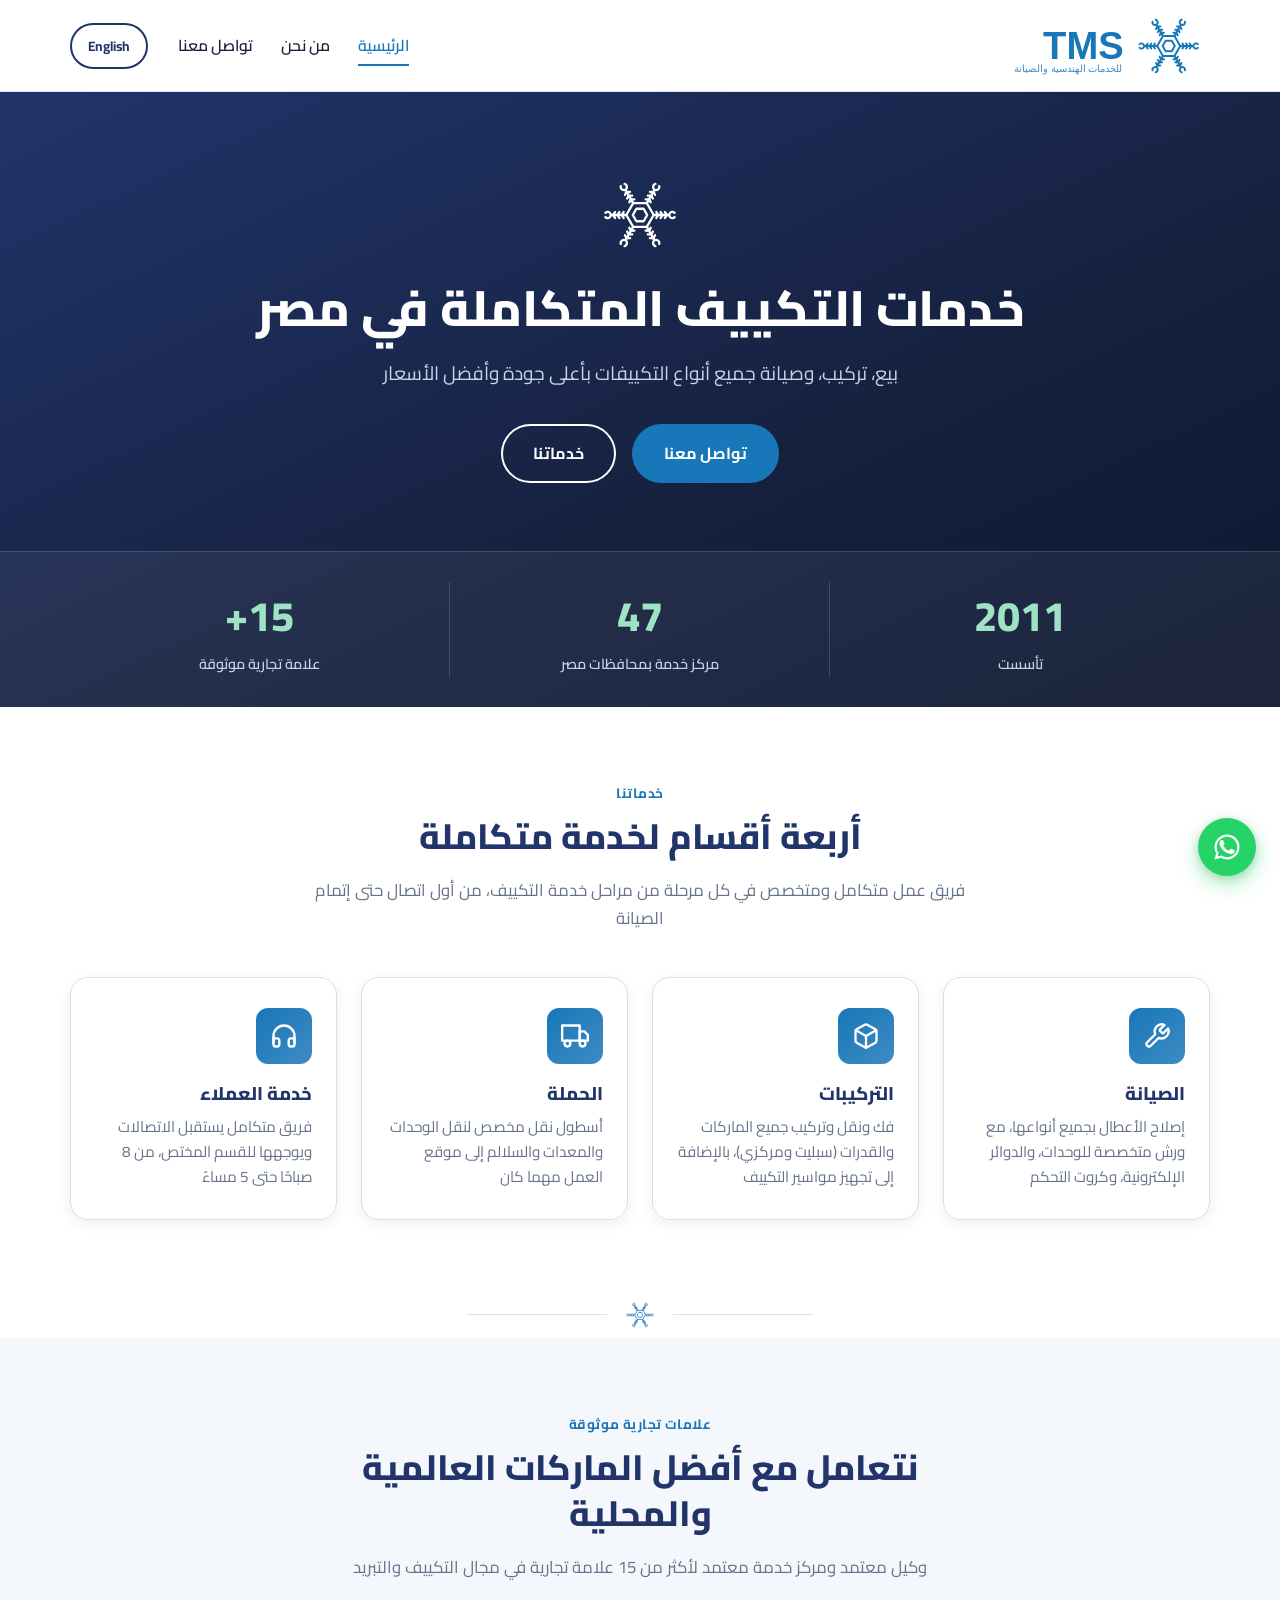
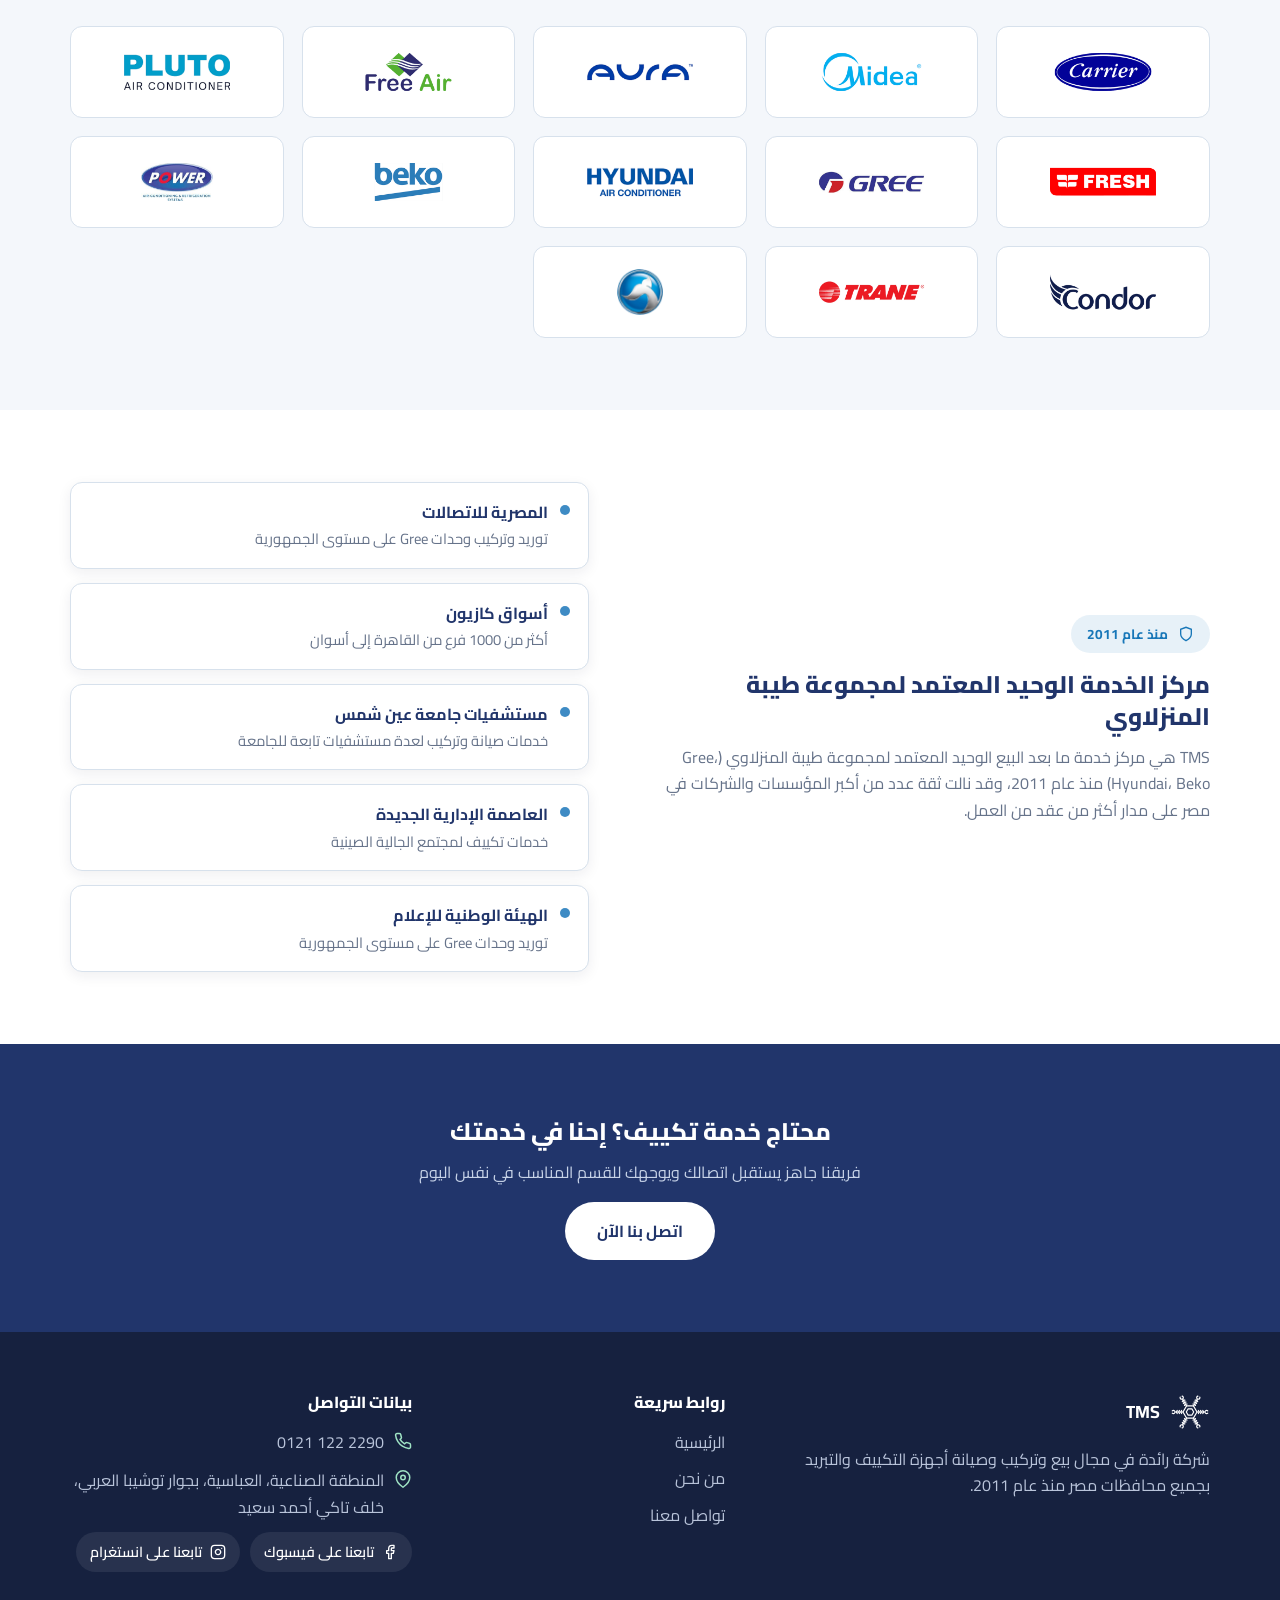
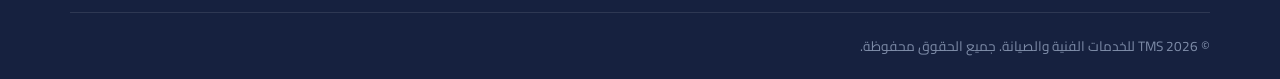
<file: index.html>
<!DOCTYPE html>
<html lang="ar" dir="rtl">
<head>
<meta charset="UTF-8">
<meta name="viewport" content="width=device-width, initial-scale=1.0">
<title data-i18n-title="meta.homeTitle">TMS | خدمات التكييف في مصر</title>
<meta name="description" content="TMS للخدمات الفنية والصيانة - بيع وتركيب وصيانة جميع أنواع التكييفات في مصر منذ 2011">
<link rel="canonical" href="https://tms-eg.me/index.html">
<meta property="og:type" content="website">
<meta property="og:site_name" content="TMS">
<meta property="og:locale" content="ar_EG">
<meta property="og:title" content="TMS | خدمات التكييف المتكاملة في مصر">
<meta property="og:description" content="بيع، تركيب، وصيانة جميع أنواع التكييفات بأعلى جودة وأفضل الأسعار في مصر منذ 2011">
<meta property="og:image" content="https://tms-eg.me/assets/og-image.png">
<meta property="og:url" content="https://tms-eg.me/index.html">
<meta name="twitter:card" content="summary_large_image">
<meta name="twitter:title" content="TMS | خدمات التكييف المتكاملة في مصر">
<meta name="twitter:description" content="بيع، تركيب، وصيانة جميع أنواع التكييفات بأعلى جودة وأفضل الأسعار في مصر منذ 2011">
<meta name="twitter:image" content="https://tms-eg.me/assets/og-image.png">
<script>(function(){try{var l=localStorage.getItem('tms-lang')||'ar';document.documentElement.setAttribute('lang',l);document.documentElement.setAttribute('dir', l==='ar'?'rtl':'ltr');}catch(e){}})();</script>
<script type="application/ld+json">
{
  "@context": "https://schema.org",
  "@type": "HVACBusiness",
  "name": "TMS - Technical & Maintenance Service",
  "alternateName": "تي إم إس للخدمات الفنية والصيانة",
  "image": "https://tms-eg.me/assets/og-image.png",
  "telephone": ["+201211222290", "+20224673325"],
  "address": {
    "@type": "PostalAddress",
    "streetAddress": "Industrial Zone, Al-Abbasia, beside Toshiba El-Araby, behind Takky, Ahmed Saeed",
    "addressLocality": "Cairo",
    "addressCountry": "EG"
  },
  "geo": { "@type": "GeoCoordinates", "latitude": 30.0580220, "longitude": 31.2787300 },
  "url": "https://tms-eg.me/",
  "sameAs": [
    "https://www.facebook.com/technichalandmaintenanceservice",
    "https://www.instagram.com/tms_services_eg/"
  ],
  "openingHoursSpecification": {
    "@type": "OpeningHoursSpecification",
    "dayOfWeek": ["Sunday", "Monday", "Tuesday", "Wednesday", "Thursday"],
    "opens": "08:00",
    "closes": "17:00"
  },
  "foundingDate": "2011"
}
</script>
<link rel="preconnect" href="https://fonts.googleapis.com">
<link rel="preconnect" href="https://fonts.gstatic.com" crossorigin>
<link href="https://fonts.googleapis.com/css2?family=Cairo:wght@400;500;600;700;800&display=swap" rel="stylesheet">
<link rel="icon" type="image/svg+xml" href="assets/logo/favicon.svg">
<link rel="stylesheet" href="css/style.css">
</head>
<body>

<header class="site-header">
  <div class="container">
    <a href="index.html" class="brand">
      <img class="brand-logo" src="assets/logo/TMS-english-horizontal-blue-noline.svg" data-logo-ar="assets/logo/TMS-arabic-horizontal-blue-noline.svg" data-logo-en="assets/logo/TMS-english-horizontal-blue-noline.svg" alt="TMS Technical &amp; Maintenance Service">
    </a>
    <nav class="main-nav" id="main-nav">
      <ul>
        <li><a href="index.html" aria-current="page" data-i18n="nav.home">الرئيسية</a></li>
        <li><a href="about.html" data-i18n="nav.about">من نحن</a></li>
        <li><a href="contact.html" data-i18n="nav.contact">تواصل معنا</a></li>
      </ul>
      <div class="nav-actions">
        <button class="lang-toggle" type="button">English</button>
      </div>
    </nav>
    <div class="mobile-controls">
      <button class="lang-toggle" type="button">English</button>
      <button class="nav-burger" aria-label="Menu" aria-expanded="false" aria-controls="main-nav">
        <span></span><span></span><span></span>
      </button>
    </div>
  </div>
</header>

<main>

  <!-- HERO -->
  <section class="hero">
    <div class="container">
      <img class="hero-icon" src="assets/logo/TMS-icon-white.svg" alt="">
      <h1 data-i18n="home.heroTitle">خدمات التكييف المتكاملة في مصر</h1>
      <p class="sub" data-i18n="home.heroSub">بيع، تركيب، وصيانة جميع أنواع التكييفات بأعلى جودة وأفضل الأسعار</p>
      <div class="cta-row">
        <a href="contact.html" class="btn btn-primary" data-i18n="home.heroCta">تواصل معنا</a>
        <a href="#services" class="btn btn-outline" data-i18n="home.heroCta2">خدماتنا</a>
      </div>
    </div>
    <div class="stat-bar">
      <div class="container">
        <div class="stat"><b>2011</b><span data-i18n="stat.since">تأسست</span></div>
        <div class="stat"><b>47</b><span data-i18n="stat.centers">مركز خدمة بمحافظات مصر</span></div>
        <div class="stat"><b>15+</b><span data-i18n="stat.brands">علامة تجارية موثوقة</span></div>
      </div>
    </div>
  </section>

  <!-- SERVICES -->
  <section id="services">
    <div class="container">
      <div class="section-head">
        <span class="eyebrow" data-i18n="home.servicesEyebrow">خدماتنا</span>
        <h2 data-i18n="home.servicesTitle">أربعة أقسام لخدمة متكاملة</h2>
        <p data-i18n="home.servicesSubtitle">فريق عمل متكامل ومتخصص في كل مرحلة من مراحل خدمة التكييف</p>
      </div>
      <div class="cards-grid">
        <div class="card">
          <div class="icon-badge">
            <svg viewBox="0 0 24 24" fill="none" stroke="currentColor" stroke-width="2" stroke-linecap="round" stroke-linejoin="round"><path d="M14.7 6.3a1 1 0 0 0 0 1.4l1.6 1.6a1 1 0 0 0 1.4 0l3.77-3.77a6 6 0 0 1-7.94 7.94l-6.91 6.91a2.12 2.12 0 0 1-3-3l6.91-6.91a6 6 0 0 1 7.94-7.94l-3.76 3.76z"/></svg>
          </div>
          <h3 data-i18n="service.maintenance.title">الصيانة</h3>
          <p data-i18n="service.maintenance.desc">إصلاح الأعطال بجميع أنواعها، مع ورش متخصصة للوحدات، والدوائر الإلكترونية، وكروت التحكم</p>
        </div>
        <div class="card">
          <div class="icon-badge">
            <svg viewBox="0 0 24 24" fill="none" stroke="currentColor" stroke-width="2" stroke-linecap="round" stroke-linejoin="round"><path d="M21 16V8a2 2 0 0 0-1-1.73l-7-4a2 2 0 0 0-2 0l-7 4A2 2 0 0 0 3 8v8a2 2 0 0 0 1 1.73l7 4a2 2 0 0 0 2 0l7-4A2 2 0 0 0 21 16z"/><polyline points="3.29 7 12 12 20.71 7"/><line x1="12" y1="22" x2="12" y2="12"/></svg>
          </div>
          <h3 data-i18n="service.installation.title">التركيبات</h3>
          <p data-i18n="service.installation.desc">فك ونقل وتركيب جميع الماركات والقدرات، بالإضافة إلى تجهيز مواسير التكييف</p>
        </div>
        <div class="card">
          <div class="icon-badge">
            <svg viewBox="0 0 24 24" fill="none" stroke="currentColor" stroke-width="2" stroke-linecap="round" stroke-linejoin="round"><rect x="1" y="3" width="15" height="13"/><polygon points="16 8 20 8 23 11 23 16 16 16 16 8"/><circle cx="5.5" cy="18.5" r="2.5"/><circle cx="18.5" cy="18.5" r="2.5"/></svg>
          </div>
          <h3 data-i18n="service.transportation.title">الحملة</h3>
          <p data-i18n="service.transportation.desc">أسطول نقل مخصص لنقل الوحدات والمعدات والسلالم إلى موقع العمل مهما كان</p>
        </div>
        <div class="card">
          <div class="icon-badge">
            <svg viewBox="0 0 24 24" fill="none" stroke="currentColor" stroke-width="2" stroke-linecap="round" stroke-linejoin="round"><path d="M3 18v-6a9 9 0 0 1 18 0v6"/><path d="M21 19a2 2 0 0 1-2 2h-1a2 2 0 0 1-2-2v-3a2 2 0 0 1 2-2h3zM3 19a2 2 0 0 0 2 2h1a2 2 0 0 0 2-2v-3a2 2 0 0 0-2-2H3z"/></svg>
          </div>
          <h3 data-i18n="service.callcenter.title">خدمة العملاء</h3>
          <p data-i18n="service.callcenter.desc">فريق متكامل يستقبل الاتصالات ويوجهها للقسم المختص، من 8 صباحًا حتى 5 مساءً</p>
        </div>
      </div>
    </div>
  </section>

  <div class="divider"><img src="assets/logo/TMS-icon-blue.svg" alt=""></div>

  <!-- AUTHORIZED BRANDS -->
  <section class="bg-off">
    <div class="container">
      <div class="section-head">
        <span class="eyebrow" data-i18n="home.brandsEyebrow">علامات تجارية موثوقة</span>
        <h2 data-i18n="home.brandsTitle">نتعامل مع أفضل الماركات العالمية والمحلية</h2>
        <p data-i18n="home.brandsSubtitle">وكيل معتمد ومركز خدمة معتمد لأكثر من 15 علامة تجارية</p>
      </div>
      <div class="brand-grid">
        <div class="brand-tile"><img src="assets/brands/carrier-sm.png" alt="Carrier"></div>
        <div class="brand-tile"><img src="assets/brands/midea-sm.png" alt="Midea"></div>
        <div class="brand-tile"><img src="assets/brands/aura-sm.png" alt="Aura"></div>
        <div class="brand-tile"><img src="assets/brands/freeair-sm.png" alt="Free Air"></div>
        <div class="brand-tile"><img src="assets/brands/pluto-sm.png" alt="Pluto"></div>
        <div class="brand-tile"><img src="assets/brands/fresh-sm.png" alt="Fresh"></div>
        <div class="brand-tile"><img src="assets/brands/gree-sm.png" alt="Gree"></div>
        <div class="brand-tile"><img src="assets/brands/hyundai-sm.png" alt="Hyundai"></div>
        <div class="brand-tile"><img src="assets/brands/beko-sm.png" alt="Beko"></div>
        <div class="brand-tile"><img src="assets/brands/power-sm.png" alt="Power"></div>
        <div class="brand-tile"><img src="assets/brands/condor-sm.png" alt="Condor"></div>
        <div class="brand-tile"><img src="assets/brands/trane-sm.png" alt="Trane"></div>        
        <div class="brand-tile"><img src="assets/brands/whitewhale.png" alt="Whitewhale"></div>

      </div>
    </div>
  </section>

  <!-- TRUST / TRACK RECORD TEASER -->
  <section>
    <div class="container">
      <div class="trust-block">
        <div>
          <span class="badge-line">
            <svg width="16" height="16" viewBox="0 0 24 24" fill="none" stroke="currentColor" stroke-width="2"><path d="M12 22s8-4 8-10V5l-8-3-8 3v7c0 6 8 10 8 10z"/></svg>
            <span data-i18n="home.trustEyebrow">منذ عام 2011</span>
          </span>
          <h2 data-i18n="home.trustTitle">مركز الخدمة الوحيد المعتمد لمجموعة طيبة المنزلاوي</h2>
          <p data-i18n="home.trustText" style="color:var(--gray-500)">TMS هي مركز خدمة ما بعد البيع الوحيد المعتمد لمجموعة طيبة المنزلاوي (Gree، Hyundai، Beko) منذ عام 2011.</p>
        </div>
        <ul class="client-list">
          <li><span class="dot"></span><div><strong data-i18n="home.trustList.telecom">المصرية للاتصالات</strong><span data-i18n="home.trustList.telecomDesc">توريد وتركيب وحدات Gree على مستوى الجمهورية</span></div></li>
          <li><span class="dot"></span><div><strong data-i18n="home.trustList.kazyon">أسواق كازيون</strong><span data-i18n="home.trustList.kazyonDesc">أكثر من 1000 فرع من القاهرة إلى أسوان</span></div></li>
          <li><span class="dot"></span><div><strong data-i18n="home.trustList.ainshams">مستشفيات جامعة عين شمس</strong><span data-i18n="home.trustList.ainshamsDesc">خدمات صيانة وتركيب لعدة مستشفيات تابعة للجامعة</span></div></li>
          <li><span class="dot"></span><div><strong data-i18n="home.trustList.capital">العاصمة الإدارية الجديدة</strong><span data-i18n="home.trustList.capitalDesc">خدمات تكييف لمجتمع الجالية الصينية</span></div></li>
          <li><span class="dot"></span><div><strong data-i18n="home.trustList.media">الهيئة الوطنية للإعلام</strong><span data-i18n="home.trustList.mediaDesc">توريد وحدات Gree على مستوى الجمهورية</span></div></li>
        </ul>
      </div>
    </div>
  </section>

  <!-- CLOSING CTA -->
  <section class="bg-navy">
    <div class="container" style="text-align:center">
      <h2 data-i18n="home.closingTitle">محتاج خدمة تكييف؟ إحنا في خدمتك</h2>
      <p style="color:#C7D3E8" data-i18n="home.closingSub">فريقنا جاهز يستقبل اتصالك ويوجهك للقسم المناسب في نفس اليوم</p>
      <a href="contact.html" class="btn btn-navy" data-i18n="home.closingCta">اتصل بنا الآن</a>
    </div>
  </section>

</main>

<footer class="site-footer">
  <div class="container">
    <div class="footer-grid">
      <div>
        <div class="footer-brand">
          <img src="assets/logo/TMS-icon-white.svg" alt="TMS">
          <strong>TMS</strong>
        </div>
        <p data-i18n="footer.desc">شركة رائدة في مجال بيع وتركيب وصيانة أجهزة التكييف والتبريد بجميع محافظات مصر منذ عام 2011.</p>
      </div>
      <div>
        <h4 data-i18n="footer.quicklinks">روابط سريعة</h4>
        <ul>
          <li><a href="index.html" data-i18n="nav.home">الرئيسية</a></li>
          <li><a href="about.html" data-i18n="nav.about">من نحن</a></li>
          <li><a href="contact.html" data-i18n="nav.contact">تواصل معنا</a></li>
        </ul>
      </div>
      <div>
        <h4 data-i18n="footer.contactTitle">بيانات التواصل</h4>
        <div class="footer-contact-item">
          <svg viewBox="0 0 24 24" fill="none" stroke="currentColor" stroke-width="2"><path d="M22 16.92v3a2 2 0 0 1-2.18 2 19.79 19.79 0 0 1-8.63-3.07 19.5 19.5 0 0 1-6-6 19.79 19.79 0 0 1-3.07-8.67A2 2 0 0 1 4.11 2h3a2 2 0 0 1 2 1.72 12.84 12.84 0 0 0 .7 2.81 2 2 0 0 1-.45 2.11L8.09 9.91a16 16 0 0 0 6 6l1.27-1.27a2 2 0 0 1 2.11-.45 12.84 12.84 0 0 0 2.81.7A2 2 0 0 1 22 16.92z"/></svg>
          <span dir="ltr">0121 122 2290</span>
        </div>
        <div class="footer-contact-item">
          <svg viewBox="0 0 24 24" fill="none" stroke="currentColor" stroke-width="2"><path d="M21 10c0 7-9 13-9 13s-9-6-9-13a9 9 0 0 1 18 0z"/><circle cx="12" cy="10" r="3"/></svg>
          <span data-i18n="contact.addressValue">المنطقة الصناعية، العباسية</span>
        </div>
        <div class="social-links">
          <a class="social-link" href="https://www.facebook.com/technichalandmaintenanceservice" target="_blank" rel="noopener">
            <svg viewBox="0 0 24 24" fill="none" stroke="currentColor" stroke-width="2" stroke-linecap="round" stroke-linejoin="round"><path d="M18 2h-3a5 5 0 0 0-5 5v3H7v4h3v8h4v-8h3l1-4h-4V7a1 1 0 0 1 1-1h3z"/></svg>
            <span data-i18n="footer.follow">تابعنا على فيسبوك</span>
          </a>
          <a class="social-link" href="https://www.instagram.com/tms_services_eg/" target="_blank" rel="noopener">
            <svg viewBox="0 0 24 24" fill="none" stroke="currentColor" stroke-width="2" stroke-linecap="round" stroke-linejoin="round"><rect x="2" y="2" width="20" height="20" rx="5" ry="5"/><path d="M16 11.37A4 4 0 1 1 12.63 8 4 4 0 0 1 16 11.37z"/><line x1="17.5" y1="6.5" x2="17.51" y2="6.5"/></svg>
            <span data-i18n="footer.followInstagram">تابعنا على انستغرام</span>
          </a>
        </div>
      </div>
    </div>
    <div class="footer-bottom">
      <span>&copy; <span id="footer-year">2026</span> <span data-i18n="footer.rightsText">TMS للخدمات الفنية والصيانة. جميع الحقوق محفوظة.</span></span>
    </div>
  </div>
</footer>

<a class="whatsapp-fab" href="https://wa.me/201211222290" target="_blank" rel="noopener" data-i18n-aria="whatsapp.label" aria-label="تواصل معنا عبر واتساب">
  <svg viewBox="0 0 24 24"><path d="M17.472 14.382c-.297-.149-1.758-.867-2.03-.967-.273-.099-.471-.148-.67.15-.197.297-.767.966-.94 1.164-.173.199-.347.223-.644.075-.297-.15-1.255-.463-2.39-1.475-.883-.788-1.48-1.761-1.653-2.059-.173-.297-.018-.458.13-.606.134-.133.298-.347.446-.52.149-.174.198-.298.298-.497.099-.198.05-.371-.025-.52-.075-.149-.669-1.612-.916-2.207-.242-.579-.487-.5-.669-.51-.173-.008-.371-.01-.57-.01-.198 0-.52.074-.792.372-.272.297-1.04 1.016-1.04 2.479 0 1.462 1.065 2.875 1.213 3.074.148.198 2.095 3.2 5.076 4.487.71.306 1.263.489 1.694.625.712.227 1.36.195 1.871.118.571-.085 1.758-.719 2.006-1.413.248-.694.248-1.289.173-1.413-.074-.124-.272-.198-.57-.347z"/><path d="M12.004 2.003c-5.514 0-9.997 4.483-9.997 9.997 0 1.762.463 3.483 1.343 4.997L2 22l5.116-1.334a9.98 9.98 0 0 0 4.888 1.28h.004c5.514 0 9.997-4.483 9.997-9.997 0-2.669-1.04-5.178-2.928-7.066a9.935 9.935 0 0 0-7.073-2.93zm0 18.174a8.26 8.26 0 0 1-4.223-1.157l-.303-.18-3.037.79.81-2.96-.198-.306a8.221 8.221 0 0 1-1.267-4.365c0-4.548 3.7-8.248 8.25-8.248 2.203 0 4.273.858 5.83 2.417a8.185 8.185 0 0 1 2.415 5.834c-.001 4.548-3.701 8.248-8.277 8.248z"/></svg>
</a>

<script src="js/i18n.js"></script>
<script src="js/main.js"></script>
</body>
</html>
</file>
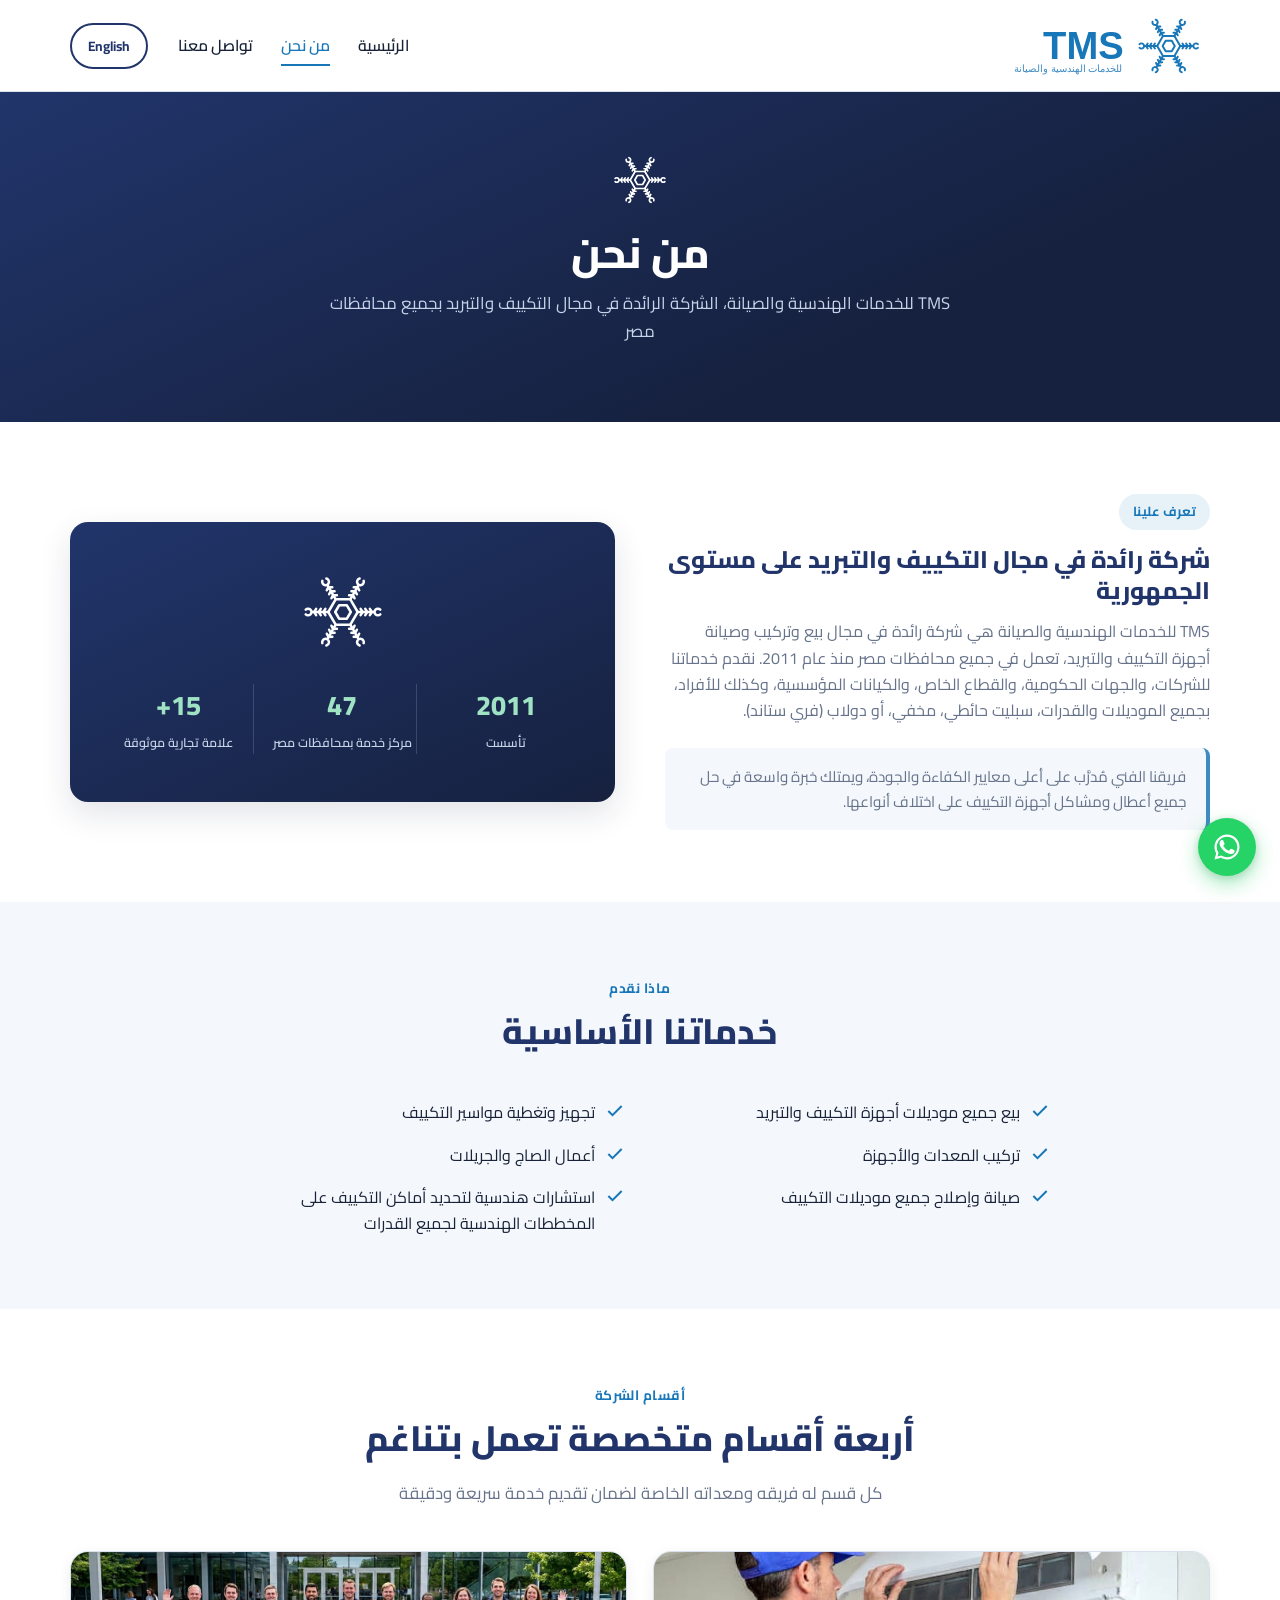
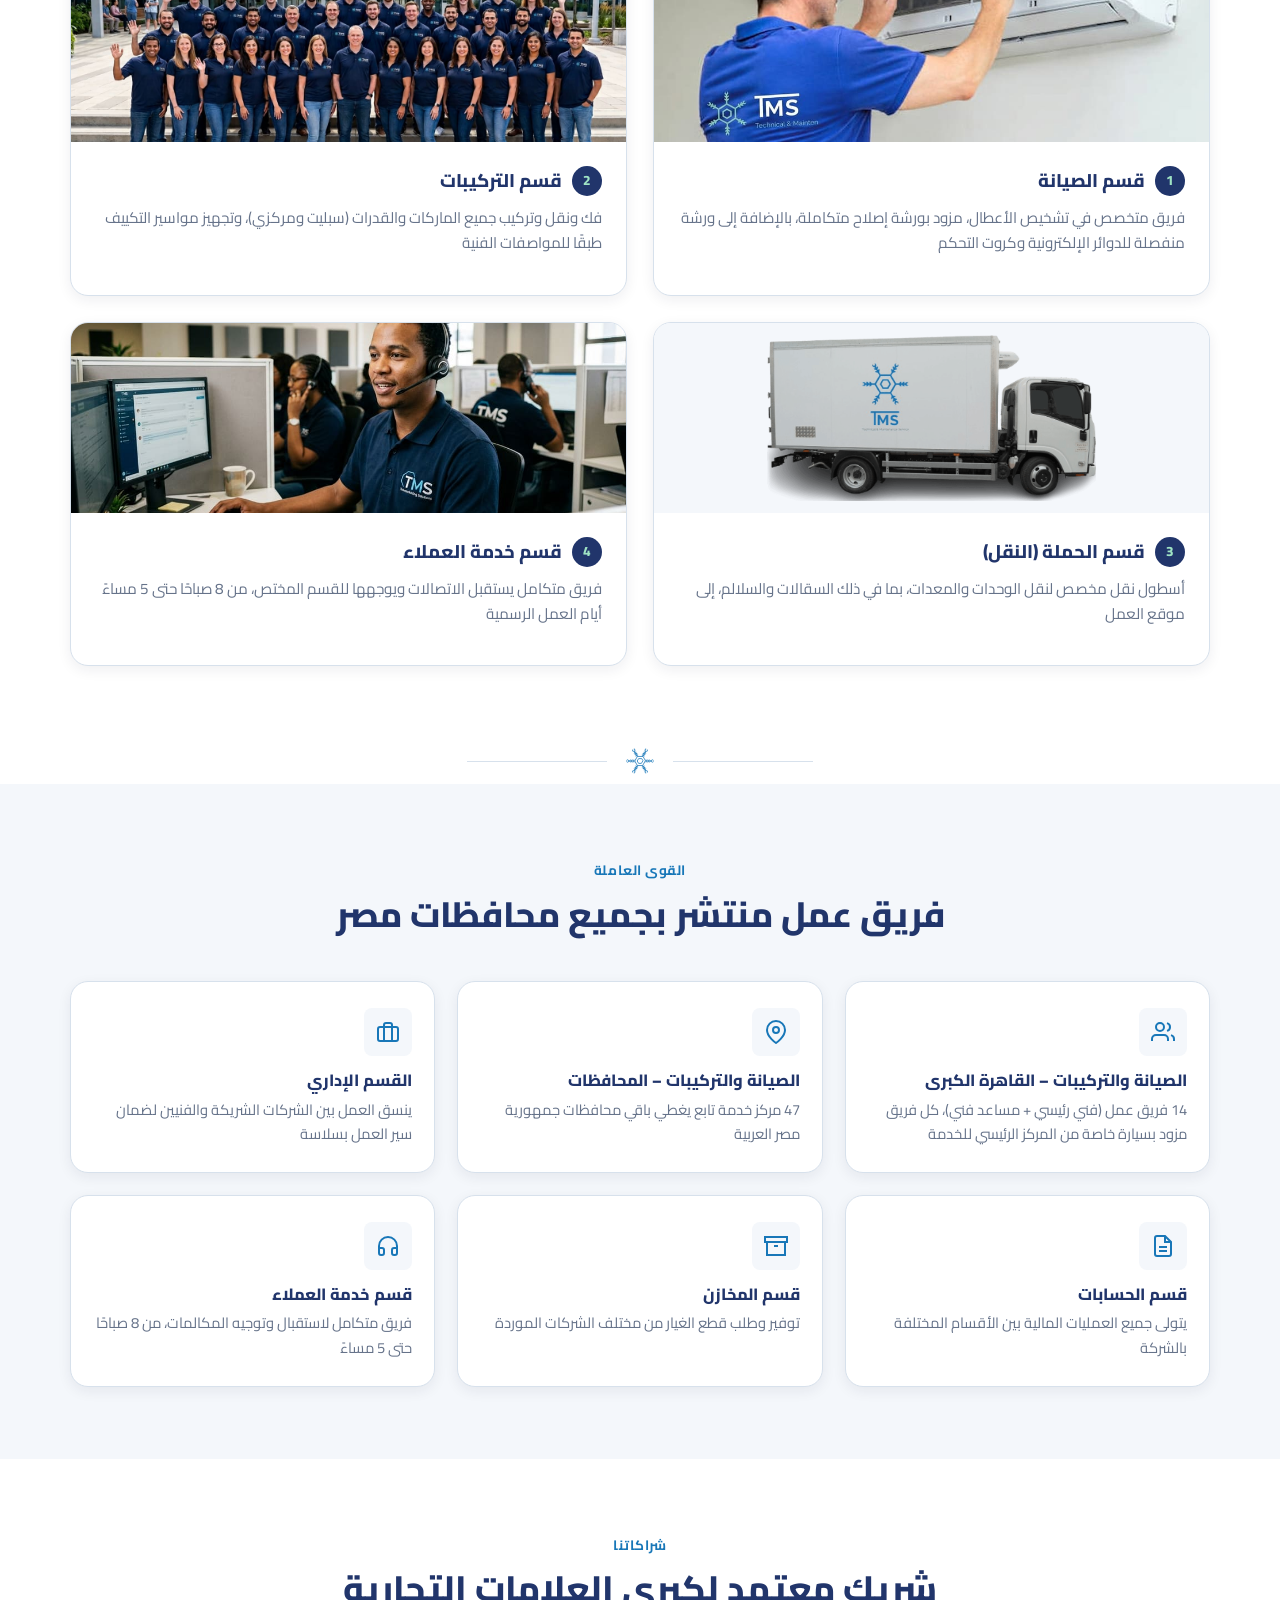
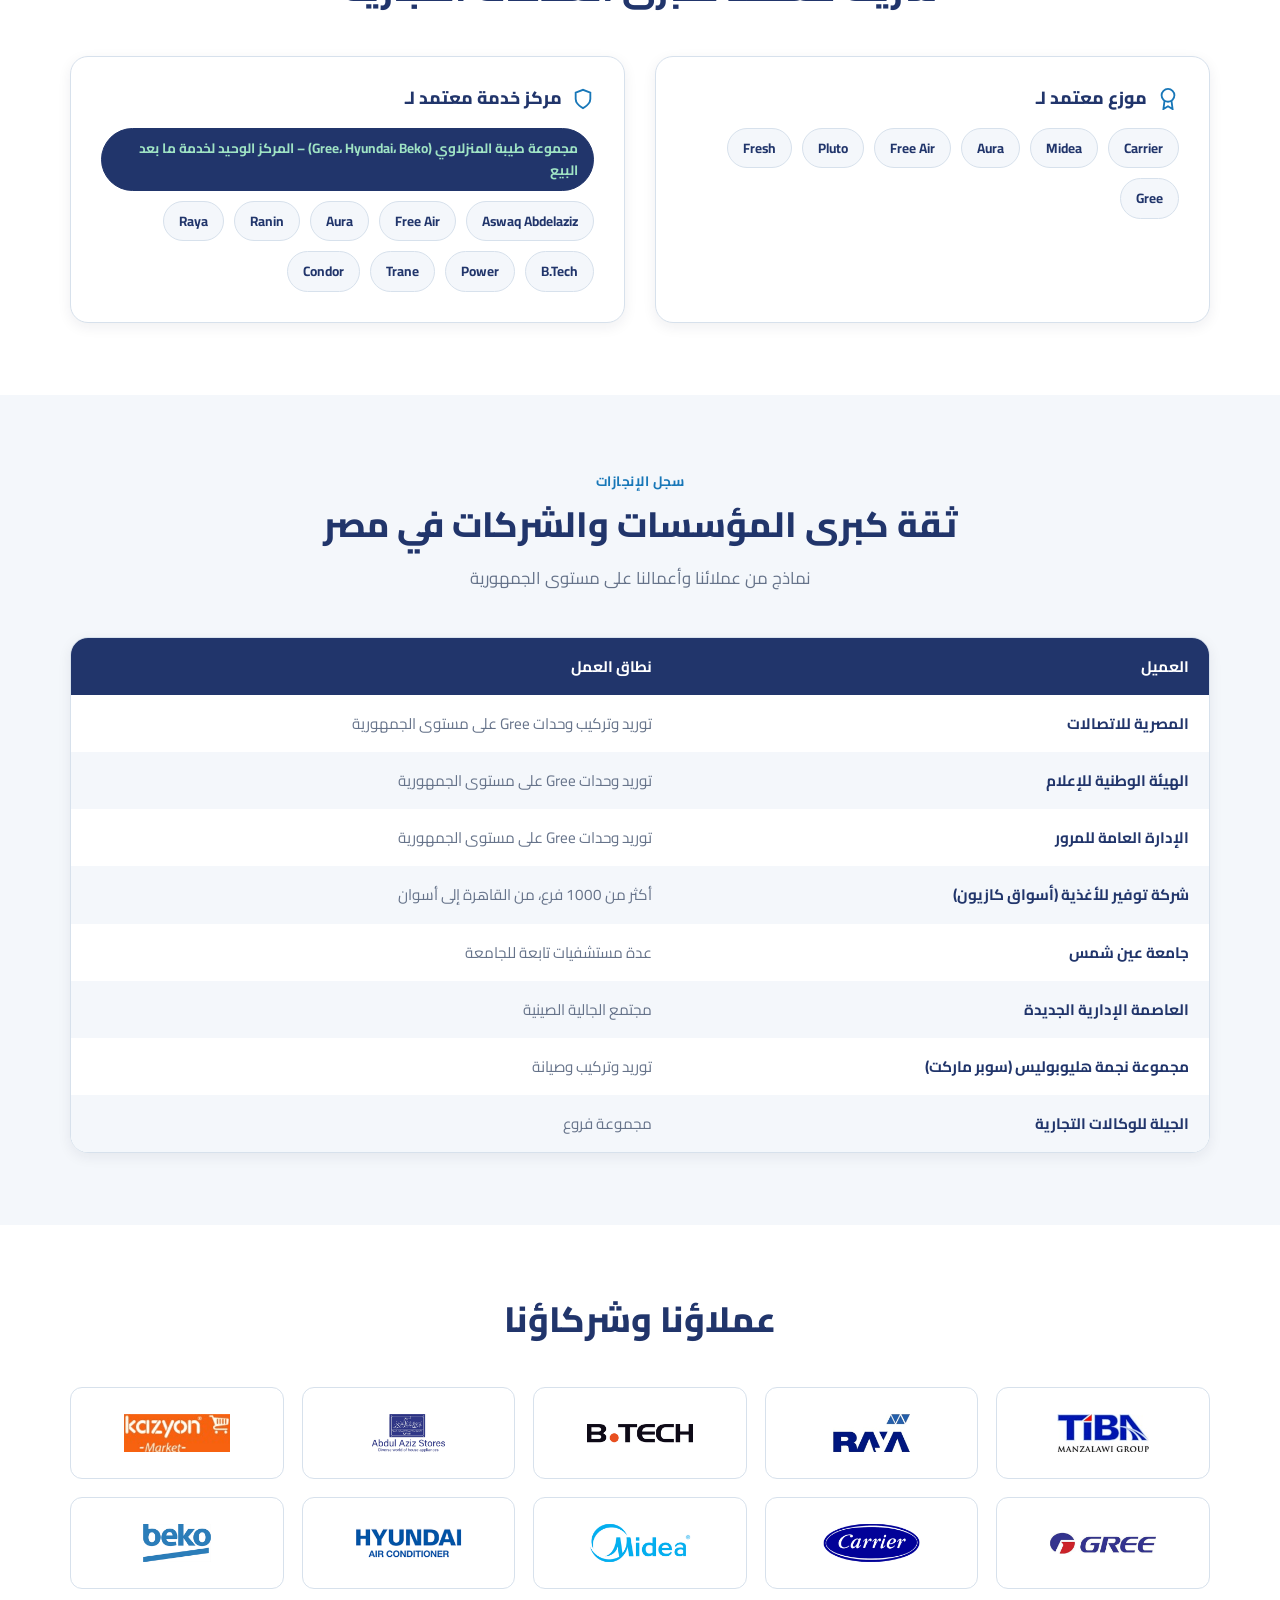
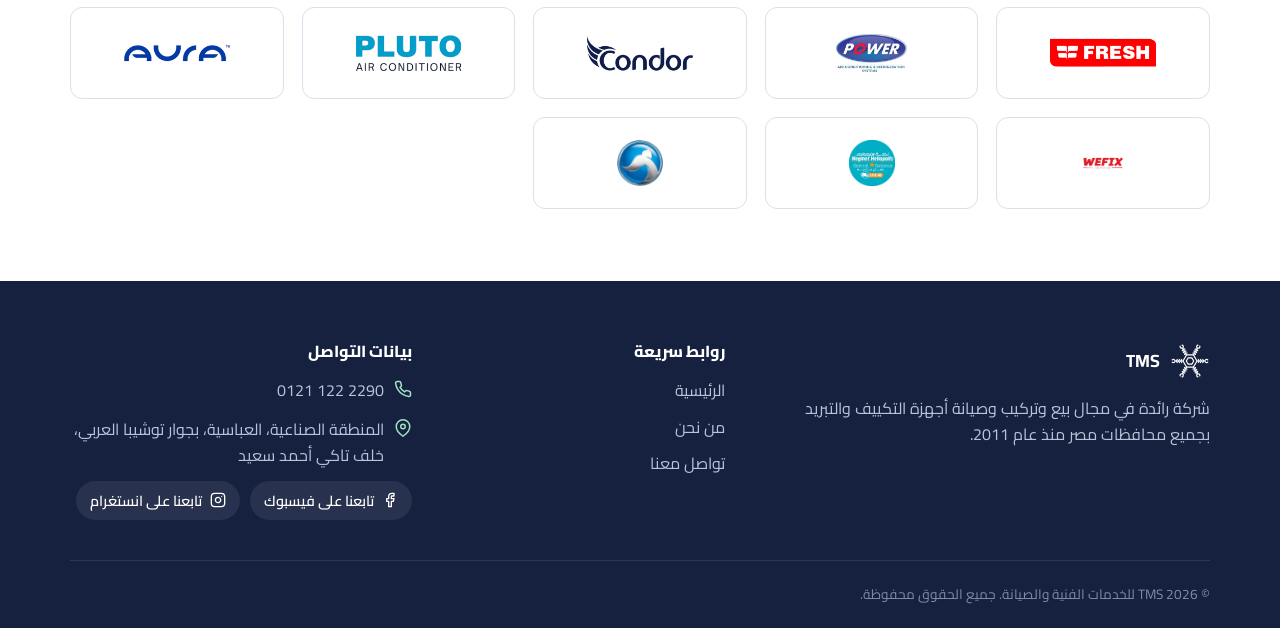
<file: about.html>
<!DOCTYPE html>
<html lang="ar" dir="rtl">
<head>
<meta charset="UTF-8">
<meta name="viewport" content="width=device-width, initial-scale=1.0">
<title data-i18n-title="meta.aboutTitle">TMS | من نحن</title>
<meta name="description" content="TMS للخدمات الهندسية والصيانة - شركة رائدة في مجال التكييف والتبريد بجميع محافظات مصر منذ 2011">
<link rel="canonical" href="https://tms-eg.me/about.html">
<meta property="og:type" content="website">
<meta property="og:site_name" content="TMS">
<meta property="og:locale" content="ar_EG">
<meta property="og:title" content="TMS | من نحن">
<meta property="og:description" content="TMS للخدمات الهندسية والصيانة - شركة رائدة في مجال التكييف والتبريد بجميع محافظات مصر منذ 2011">
<meta property="og:image" content="https://tms-eg.me/assets/og-image.png">
<meta property="og:url" content="https://tms-eg.me/about.html">
<meta name="twitter:card" content="summary_large_image">
<meta name="twitter:title" content="TMS | من نحن">
<meta name="twitter:description" content="TMS للخدمات الهندسية والصيانة - شركة رائدة في مجال التكييف والتبريد بجميع محافظات مصر منذ 2011">
<meta name="twitter:image" content="https://tms-eg.me/assets/og-image.png">
<script>(function(){try{var l=localStorage.getItem('tms-lang')||'ar';document.documentElement.setAttribute('lang',l);document.documentElement.setAttribute('dir', l==='ar'?'rtl':'ltr');}catch(e){}})();</script>
<link rel="preconnect" href="https://fonts.googleapis.com">
<link rel="preconnect" href="https://fonts.gstatic.com" crossorigin>
<link href="https://fonts.googleapis.com/css2?family=Cairo:wght@400;500;600;700;800&display=swap" rel="stylesheet">
<link rel="icon" type="image/svg+xml" href="assets/logo/favicon.svg">
<link rel="stylesheet" href="css/style.css">
</head>
<body>

<header class="site-header">
  <div class="container">
    <a href="index.html" class="brand">
      <img class="brand-logo" src="assets/logo/TMS-english-horizontal-blue-noline.svg" data-logo-ar="assets/logo/TMS-arabic-horizontal-blue-noline.svg" data-logo-en="assets/logo/TMS-english-horizontal-blue-noline.svg" alt="TMS Technical &amp; Maintenance Service">
    </a>
    <nav class="main-nav" id="main-nav">
      <ul>
        <li><a href="index.html" data-i18n="nav.home">الرئيسية</a></li>
        <li><a href="about.html" aria-current="page" data-i18n="nav.about">من نحن</a></li>
        <li><a href="contact.html" data-i18n="nav.contact">تواصل معنا</a></li>
      </ul>
      <div class="nav-actions">
        <button class="lang-toggle" type="button">English</button>
      </div>
    </nav>
    <div class="mobile-controls">
      <button class="lang-toggle" type="button">English</button>
      <button class="nav-burger" aria-label="Menu" aria-expanded="false" aria-controls="main-nav">
        <span></span><span></span><span></span>
      </button>
    </div>
  </div>
</header>

<main>

  <section class="page-hero">
    <div class="container">
      <img src="assets/logo/TMS-icon-white.svg" alt="">
      <h1 data-i18n="about.heroTitle">من نحن</h1>
      <p data-i18n="about.heroSub">TMS للخدمات الهندسية والصيانة، الشركة الرائدة في مجال التكييف والتبريد بجميع محافظات مصر</p>
    </div>
  </section>

  <!-- INTRO -->
  <section>
    <div class="container">
      <div class="intro-block">
        <div>
          <span class="tag-pill" data-i18n="about.introEyebrow">تعرف علينا</span>
          <h2 data-i18n="about.introTitle">شركة رائدة في مجال التكييف والتبريد على مستوى الجمهورية</h2>
          <p data-i18n="about.introText" style="color:var(--gray-500)">TMS للخدمات الهندسية والصيانة هي شركة رائدة في مجال بيع وتركيب وصيانة أجهزة التكييف والتبريد.</p>
          <div class="note-box" data-i18n="about.introNote">فريقنا الفني مُدرَّب على أعلى معايير الكفاءة والجودة.</div>
        </div>
        <div class="img-col">
          <div class="stat-graphic">
            <img src="assets/logo/TMS-icon-white.svg" alt="">
            <div class="grid">
              <div><b>2011</b><span data-i18n="stat.since">تأسست</span></div>
              <div><b>47</b><span data-i18n="stat.centers">مركز خدمة</span></div>
              <div><b>15+</b><span data-i18n="stat.brands">علامة موثوقة</span></div>
            </div>
          </div>
        </div>
      </div>
    </div>
  </section>

  <!-- CORE SERVICES -->
  <section class="bg-off">
    <div class="container">
      <div class="section-head">
        <span class="eyebrow" data-i18n="about.servicesEyebrow">ماذا نقدم</span>
        <h2 data-i18n="about.servicesTitle">خدماتنا الأساسية</h2>
      </div>
      <ul class="check-list" style="max-width:820px;margin-inline:auto;grid-template-columns:1fr 1fr;display:grid;gap:16px 30px;">
        <li><svg viewBox="0 0 24 24" fill="none" stroke="currentColor" stroke-width="2.4"><polyline points="20 6 9 17 4 12"/></svg><span data-i18n="about.service1">بيع جميع موديلات أجهزة التكييف والتبريد</span></li>
        <li><svg viewBox="0 0 24 24" fill="none" stroke="currentColor" stroke-width="2.4"><polyline points="20 6 9 17 4 12"/></svg><span data-i18n="about.service2">تجهيز وتغطية مواسير التكييف</span></li>
        <li><svg viewBox="0 0 24 24" fill="none" stroke="currentColor" stroke-width="2.4"><polyline points="20 6 9 17 4 12"/></svg><span data-i18n="about.service3">تركيب المعدات والأجهزة</span></li>
        <li><svg viewBox="0 0 24 24" fill="none" stroke="currentColor" stroke-width="2.4"><polyline points="20 6 9 17 4 12"/></svg><span data-i18n="about.service4">أعمال الصاج والجريلات</span></li>
        <li><svg viewBox="0 0 24 24" fill="none" stroke="currentColor" stroke-width="2.4"><polyline points="20 6 9 17 4 12"/></svg><span data-i18n="about.service5">صيانة وإصلاح جميع موديلات التكييف</span></li>
        <li><svg viewBox="0 0 24 24" fill="none" stroke="currentColor" stroke-width="2.4"><polyline points="20 6 9 17 4 12"/></svg><span data-i18n="about.service6">استشارات هندسية لتحديد أماكن التكييف على المخططات الهندسية</span></li>
      </ul>
    </div>
  </section>

  <!-- DEPARTMENTS -->
  <section>
    <div class="container">
      <div class="section-head">
        <span class="eyebrow" data-i18n="about.deptEyebrow">أقسام الشركة</span>
        <h2 data-i18n="about.deptTitle">أربعة أقسام متخصصة تعمل بتناغم</h2>
        <p data-i18n="about.deptSubtitle">كل قسم له فريقه ومعداته الخاصة لضمان تقديم خدمة سريعة ودقيقة</p>
      </div>
      <div class="dept-grid">
        <div class="dept-card">
          <div class="photo"><img src="assets/photos/installation.jpg" alt=""></div>
          <div class="body">
            <h3><span class="num">1</span><span data-i18n="dept.maintenance.title">قسم الصيانة</span></h3>
            <p data-i18n="dept.maintenance.desc">فريق متخصص في تشخيص الأعطال، مزود بورشة إصلاح متكاملة، وورشة منفصلة للدوائر الإلكترونية</p>
          </div>
        </div>
        <div class="dept-card">
          <div class="photo"><img src="assets/photos/team.jpg" alt=""></div>
          <div class="body">
            <h3><span class="num">2</span><span data-i18n="dept.installation.title">قسم التركيبات</span></h3>
            <p data-i18n="dept.installation.desc">فك ونقل وتركيب جميع الماركات والقدرات، وتجهيز مواسير التكييف طبقًا للمواصفات الفنية</p>
          </div>
        </div>
        <div class="dept-card">
          <div class="photo"><img src="assets/photos/truck.png" alt="" style="object-fit:contain;background:var(--off-white);padding:12px"></div>
          <div class="body">
            <h3><span class="num">3</span><span data-i18n="dept.transportation.title">قسم الحملة (النقل)</span></h3>
            <p data-i18n="dept.transportation.desc">أسطول نقل مخصص لنقل الوحدات والمعدات، بما في ذلك السقالات والسلالم</p>
          </div>
        </div>
        <div class="dept-card">
          <div class="photo"><img src="assets/photos/callcenter.jpg" alt=""></div>
          <div class="body">
            <h3><span class="num">4</span><span data-i18n="dept.callcenter.title">قسم خدمة العملاء</span></h3>
            <p data-i18n="dept.callcenter.desc">فريق متكامل يستقبل الاتصالات ويوجهها للقسم المختص، من 8 صباحًا حتى 5 مساءً</p>
          </div>
        </div>
      </div>
    </div>
  </section>

  <div class="divider"><img src="assets/logo/TMS-icon-blue.svg" alt=""></div>

  <!-- LABOR FORCE -->
  <section class="bg-off">
    <div class="container">
      <div class="section-head">
        <span class="eyebrow" data-i18n="about.laborEyebrow">القوى العاملة</span>
        <h2 data-i18n="about.laborTitle">فريق عمل منتشر بجميع محافظات مصر</h2>
      </div>
      <div class="labor-grid">
        <div class="labor-card">
          <div class="icon-badge"><svg viewBox="0 0 24 24" fill="none" stroke="currentColor" stroke-width="2"><path d="M17 21v-2a4 4 0 0 0-4-4H5a4 4 0 0 0-4 4v2"/><circle cx="9" cy="7" r="4"/><path d="M23 21v-2a4 4 0 0 0-3-3.87"/><path d="M16 3.13a4 4 0 0 1 0 7.75"/></svg></div>
          <h3 data-i18n="labor.cairo.title">الصيانة والتركيبات – القاهرة الكبرى</h3>
          <p data-i18n="labor.cairo.desc">14 فريق عمل (فني رئيسي + مساعد فني)، كل فريق مزود بسيارة خاصة</p>
        </div>
        <div class="labor-card">
          <div class="icon-badge"><svg viewBox="0 0 24 24" fill="none" stroke="currentColor" stroke-width="2"><path d="M21 10c0 7-9 13-9 13s-9-6-9-13a9 9 0 0 1 18 0z"/><circle cx="12" cy="10" r="3"/></svg></div>
          <h3 data-i18n="labor.governorates.title">الصيانة والتركيبات – المحافظات</h3>
          <p data-i18n="labor.governorates.desc">47 مركز خدمة تابع يغطي باقي محافظات جمهورية مصر العربية</p>
        </div>
        <div class="labor-card">
          <div class="icon-badge"><svg viewBox="0 0 24 24" fill="none" stroke="currentColor" stroke-width="2"><rect x="2" y="7" width="20" height="14" rx="2"/><path d="M16 21V5a2 2 0 0 0-2-2h-4a2 2 0 0 0-2 2v16"/></svg></div>
          <h3 data-i18n="labor.managerial.title">القسم الإداري</h3>
          <p data-i18n="labor.managerial.desc">ينسق العمل بين الشركات الشريكة والفنيين لضمان سير العمل بسلاسة</p>
        </div>
        <div class="labor-card">
          <div class="icon-badge"><svg viewBox="0 0 24 24" fill="none" stroke="currentColor" stroke-width="2"><path d="M14 2H6a2 2 0 0 0-2 2v16a2 2 0 0 0 2 2h12a2 2 0 0 0 2-2V8z"/><polyline points="14 2 14 8 20 8"/><line x1="16" y1="13" x2="8" y2="13"/><line x1="16" y1="17" x2="8" y2="17"/></svg></div>
          <h3 data-i18n="labor.accounting.title">قسم الحسابات</h3>
          <p data-i18n="labor.accounting.desc">يتولى جميع العمليات المالية بين الأقسام المختلفة بالشركة</p>
        </div>
        <div class="labor-card">
          <div class="icon-badge"><svg viewBox="0 0 24 24" fill="none" stroke="currentColor" stroke-width="2"><polyline points="21 8 21 21 3 21 3 8"/><rect x="1" y="3" width="22" height="5"/><line x1="10" y1="12" x2="14" y2="12"/></svg></div>
          <h3 data-i18n="labor.storage.title">قسم المخازن</h3>
          <p data-i18n="labor.storage.desc">توفير وطلب قطع الغيار من مختلف الشركات الموردة</p>
        </div>
        <div class="labor-card">
          <div class="icon-badge"><svg viewBox="0 0 24 24" fill="none" stroke="currentColor" stroke-width="2"><path d="M3 18v-6a9 9 0 0 1 18 0v6"/><path d="M21 19a2 2 0 0 1-2 2h-1a2 2 0 0 1-2-2v-3a2 2 0 0 1 2-2h3zM3 19a2 2 0 0 0 2 2h1a2 2 0 0 0 2-2v-3a2 2 0 0 0-2-2H3z"/></svg></div>
          <h3 data-i18n="labor.callcenter.title">قسم خدمة العملاء</h3>
          <p data-i18n="labor.callcenter.desc">فريق متكامل لاستقبال وتوجيه المكالمات، من 8 صباحًا حتى 5 مساءً</p>
        </div>
      </div>
    </div>
  </section>

  <!-- AUTHORIZED PARTNER -->
  <section>
    <div class="container">
      <div class="section-head">
        <span class="eyebrow" data-i18n="about.partnerEyebrow">شراكاتنا</span>
        <h2 data-i18n="about.partnerTitle">شريك معتمد لكبرى العلامات التجارية</h2>
      </div>
      <div class="partner-cols">
        <div class="partner-panel">
          <h3>
            <svg viewBox="0 0 24 24" fill="none" stroke="currentColor" stroke-width="2"><circle cx="12" cy="8" r="7"/><polyline points="8.21 13.89 7 23 12 20 17 23 15.79 13.88"/></svg>
            <span data-i18n="partner.distributorTitle">موزع معتمد لـ</span>
          </h3>
          <div class="tag-row">
            <span class="tag-chip">Carrier</span>
            <span class="tag-chip">Midea</span>
            <span class="tag-chip">Aura</span>
            <span class="tag-chip">Free Air</span>
            <span class="tag-chip">Pluto</span>
            <span class="tag-chip">Fresh</span>
            <span class="tag-chip">Gree</span>
          </div>
        </div>
        <div class="partner-panel">
          <h3>
            <svg viewBox="0 0 24 24" fill="none" stroke="currentColor" stroke-width="2"><path d="M12 22s8-4 8-10V5l-8-3-8 3v7c0 6 8 10 8 10z"/></svg>
            <span data-i18n="partner.serviceCenterTitle">مركز خدمة معتمد لـ</span>
          </h3>
          <div class="tag-row">
            <span class="tag-chip highlight" data-i18n="partner.tiba">مجموعة طيبة المنزلاوي – المركز الوحيد لخدمة ما بعد البيع</span>
            <span class="tag-chip">Aswaq Abdelaziz</span>
            <span class="tag-chip">Free Air</span>
            <span class="tag-chip">Aura</span>
            <span class="tag-chip">Ranin</span>
            <span class="tag-chip">Raya</span>
            <span class="tag-chip">B.Tech</span>
            <span class="tag-chip">Power</span>
            <span class="tag-chip">Trane</span>
            <span class="tag-chip">Condor</span>
          </div>
        </div>
      </div>
    </div>
  </section>

  <!-- TRACK RECORD -->
  <section class="bg-off">
    <div class="container">
      <div class="section-head">
        <span class="eyebrow" data-i18n="about.trackEyebrow">سجل الإنجازات</span>
        <h2 data-i18n="about.trackTitle">ثقة كبرى المؤسسات والشركات في مصر</h2>
        <p data-i18n="about.trackSubtitle">نماذج من عملائنا وأعمالنا على مستوى الجمهورية</p>
      </div>
      <div class="track-table-wrap">
        <table class="track-table">
          <thead>
            <tr>
              <th data-i18n="track.col.client">العميل</th>
              <th data-i18n="track.col.scope">نطاق العمل</th>
            </tr>
          </thead>
          <tbody>
            <tr><td data-i18n="track.telecom.name">المصرية للاتصالات</td><td data-i18n="track.telecom.desc">توريد وتركيب وحدات Gree على مستوى الجمهورية</td></tr>
            <tr><td data-i18n="track.media.name">الهيئة الوطنية للإعلام</td><td data-i18n="track.media.desc">توريد وحدات Gree على مستوى الجمهورية</td></tr>
            <tr><td data-i18n="track.traffic.name">الإدارة العامة للمرور</td><td data-i18n="track.traffic.desc">توريد وحدات Gree على مستوى الجمهورية</td></tr>
            <tr><td data-i18n="track.kazyon.name">شركة توفير للأغذية (أسواق كازيون)</td><td data-i18n="track.kazyon.desc">أكثر من 1000 فرع، من القاهرة إلى أسوان</td></tr>
            <tr><td data-i18n="track.ainshams.name">جامعة عين شمس</td><td data-i18n="track.ainshams.desc">عدة مستشفيات تابعة للجامعة</td></tr>
            <tr><td data-i18n="track.capital.name">العاصمة الإدارية الجديدة</td><td data-i18n="track.capital.desc">مجتمع الجالية الصينية</td></tr>
            <tr><td data-i18n="track.negma.name">مجموعة نجمة هليوبوليس (سوبر ماركت)</td><td data-i18n="track.negma.desc">توريد وتركيب وصيانة</td></tr>
            <tr><td data-i18n="track.gila.name">الجيلة للوكالات التجارية</td><td data-i18n="track.gila.desc">مجموعة فروع</td></tr>
          </tbody>
        </table>
      </div>
    </div>
  </section>

  <!-- CLIENTS & PARTNERS GRID -->
  <section>
    <div class="container">
      <div class="section-head">
        <h2 data-i18n="about.clientsTitle">عملاؤنا وشركاؤنا</h2>
      </div>
      <div class="clients-grid">
        <div class="brand-tile"><img src="assets/clients/tiba-sm.png" alt="Tiba Manzalawi Group"></div>
        <div class="brand-tile"><img src="assets/brands/raya-sm.png" alt="Raya"></div>
        <div class="brand-tile"><img src="assets/brands/btech-sm.png" alt="B.Tech"></div>
        <div class="brand-tile"><img src="assets/clients/abdelaziz-sm.png" alt="Abdul Aziz Stores"></div>
        <div class="brand-tile"><img src="assets/clients/kazyon-sm.png" alt="Kazyon"></div>
        <div class="brand-tile"><img src="assets/brands/gree-sm.png" alt="Gree"></div>
        <div class="brand-tile"><img src="assets/brands/carrier-sm.png" alt="Carrier"></div>
        <div class="brand-tile"><img src="assets/brands/midea-sm.png" alt="Midea"></div>
        <div class="brand-tile"><img src="assets/brands/hyundai-sm.png" alt="Hyundai"></div>
        <div class="brand-tile"><img src="assets/brands/beko-sm.png" alt="Beko"></div>
        <div class="brand-tile"><img src="assets/brands/fresh-sm.png" alt="Fresh"></div>
        <div class="brand-tile"><img src="assets/brands/power-sm.png" alt="Power"></div>
        <div class="brand-tile"><img src="assets/brands/condor-sm.png" alt="Condor"></div>
        <div class="brand-tile"><img src="assets/brands/pluto-sm.png" alt="Pluto"></div>
        <div class="brand-tile"><img src="assets/brands/aura-sm.png" alt="Aura"></div>
        <div class="brand-tile"><img src="assets/clients/wefix.png" alt="Wefix"></div>
        <div class="brand-tile"><img src="assets/clients/negma heliopolis.jpg" alt="Negma-Heliopilis"></div>
        <div class="brand-tile"><img src="assets/brands/whitewhale.png" alt="Whitewhale"></div>
      </div>
    </div>
  </section>

</main>

<footer class="site-footer">
  <div class="container">
    <div class="footer-grid">
      <div>
        <div class="footer-brand">
          <img src="assets/logo/TMS-icon-white.svg" alt="TMS">
          <strong>TMS</strong>
        </div>
        <p data-i18n="footer.desc">شركة رائدة في مجال بيع وتركيب وصيانة أجهزة التكييف والتبريد بجميع محافظات مصر منذ عام 2011.</p>
      </div>
      <div>
        <h4 data-i18n="footer.quicklinks">روابط سريعة</h4>
        <ul>
          <li><a href="index.html" data-i18n="nav.home">الرئيسية</a></li>
          <li><a href="about.html" data-i18n="nav.about">من نحن</a></li>
          <li><a href="contact.html" data-i18n="nav.contact">تواصل معنا</a></li>
        </ul>
      </div>
      <div>
        <h4 data-i18n="footer.contactTitle">بيانات التواصل</h4>
        <div class="footer-contact-item">
          <svg viewBox="0 0 24 24" fill="none" stroke="currentColor" stroke-width="2"><path d="M22 16.92v3a2 2 0 0 1-2.18 2 19.79 19.79 0 0 1-8.63-3.07 19.5 19.5 0 0 1-6-6 19.79 19.79 0 0 1-3.07-8.67A2 2 0 0 1 4.11 2h3a2 2 0 0 1 2 1.72 12.84 12.84 0 0 0 .7 2.81 2 2 0 0 1-.45 2.11L8.09 9.91a16 16 0 0 0 6 6l1.27-1.27a2 2 0 0 1 2.11-.45 12.84 12.84 0 0 0 2.81.7A2 2 0 0 1 22 16.92z"/></svg>
          <span dir="ltr">0121 122 2290</span>
        </div>
        <div class="footer-contact-item">
          <svg viewBox="0 0 24 24" fill="none" stroke="currentColor" stroke-width="2"><path d="M21 10c0 7-9 13-9 13s-9-6-9-13a9 9 0 0 1 18 0z"/><circle cx="12" cy="10" r="3"/></svg>
          <span data-i18n="contact.addressValue">المنطقة الصناعية، العباسية</span>
        </div>
        <div class="social-links">
          <a class="social-link" href="https://www.facebook.com/technichalandmaintenanceservice" target="_blank" rel="noopener">
            <svg viewBox="0 0 24 24" fill="none" stroke="currentColor" stroke-width="2" stroke-linecap="round" stroke-linejoin="round"><path d="M18 2h-3a5 5 0 0 0-5 5v3H7v4h3v8h4v-8h3l1-4h-4V7a1 1 0 0 1 1-1h3z"/></svg>
            <span data-i18n="footer.follow">تابعنا على فيسبوك</span>
          </a>
          <a class="social-link" href="https://www.instagram.com/tms_services_eg/" target="_blank" rel="noopener">
            <svg viewBox="0 0 24 24" fill="none" stroke="currentColor" stroke-width="2" stroke-linecap="round" stroke-linejoin="round"><rect x="2" y="2" width="20" height="20" rx="5" ry="5"/><path d="M16 11.37A4 4 0 1 1 12.63 8 4 4 0 0 1 16 11.37z"/><line x1="17.5" y1="6.5" x2="17.51" y2="6.5"/></svg>
            <span data-i18n="footer.followInstagram">تابعنا على انستغرام</span>
          </a>
        </div>
      </div>
    </div>
    <div class="footer-bottom">
      <span>&copy; <span id="footer-year">2026</span> <span data-i18n="footer.rightsText">TMS للخدمات الفنية والصيانة. جميع الحقوق محفوظة.</span></span>
    </div>
  </div>
</footer>

<a class="whatsapp-fab" href="https://wa.me/201211222290" target="_blank" rel="noopener" data-i18n-aria="whatsapp.label" aria-label="تواصل معنا عبر واتساب">
  <svg viewBox="0 0 24 24"><path d="M17.472 14.382c-.297-.149-1.758-.867-2.03-.967-.273-.099-.471-.148-.67.15-.197.297-.767.966-.94 1.164-.173.199-.347.223-.644.075-.297-.15-1.255-.463-2.39-1.475-.883-.788-1.48-1.761-1.653-2.059-.173-.297-.018-.458.13-.606.134-.133.298-.347.446-.52.149-.174.198-.298.298-.497.099-.198.05-.371-.025-.52-.075-.149-.669-1.612-.916-2.207-.242-.579-.487-.5-.669-.51-.173-.008-.371-.01-.57-.01-.198 0-.52.074-.792.372-.272.297-1.04 1.016-1.04 2.479 0 1.462 1.065 2.875 1.213 3.074.148.198 2.095 3.2 5.076 4.487.71.306 1.263.489 1.694.625.712.227 1.36.195 1.871.118.571-.085 1.758-.719 2.006-1.413.248-.694.248-1.289.173-1.413-.074-.124-.272-.198-.57-.347z"/><path d="M12.004 2.003c-5.514 0-9.997 4.483-9.997 9.997 0 1.762.463 3.483 1.343 4.997L2 22l5.116-1.334a9.98 9.98 0 0 0 4.888 1.28h.004c5.514 0 9.997-4.483 9.997-9.997 0-2.669-1.04-5.178-2.928-7.066a9.935 9.935 0 0 0-7.073-2.93zm0 18.174a8.26 8.26 0 0 1-4.223-1.157l-.303-.18-3.037.79.81-2.96-.198-.306a8.221 8.221 0 0 1-1.267-4.365c0-4.548 3.7-8.248 8.25-8.248 2.203 0 4.273.858 5.83 2.417a8.185 8.185 0 0 1 2.415 5.834c-.001 4.548-3.701 8.248-8.277 8.248z"/></svg>
</a>

<script src="js/i18n.js"></script>
<script src="js/main.js"></script>
</body>
</html>
</file>
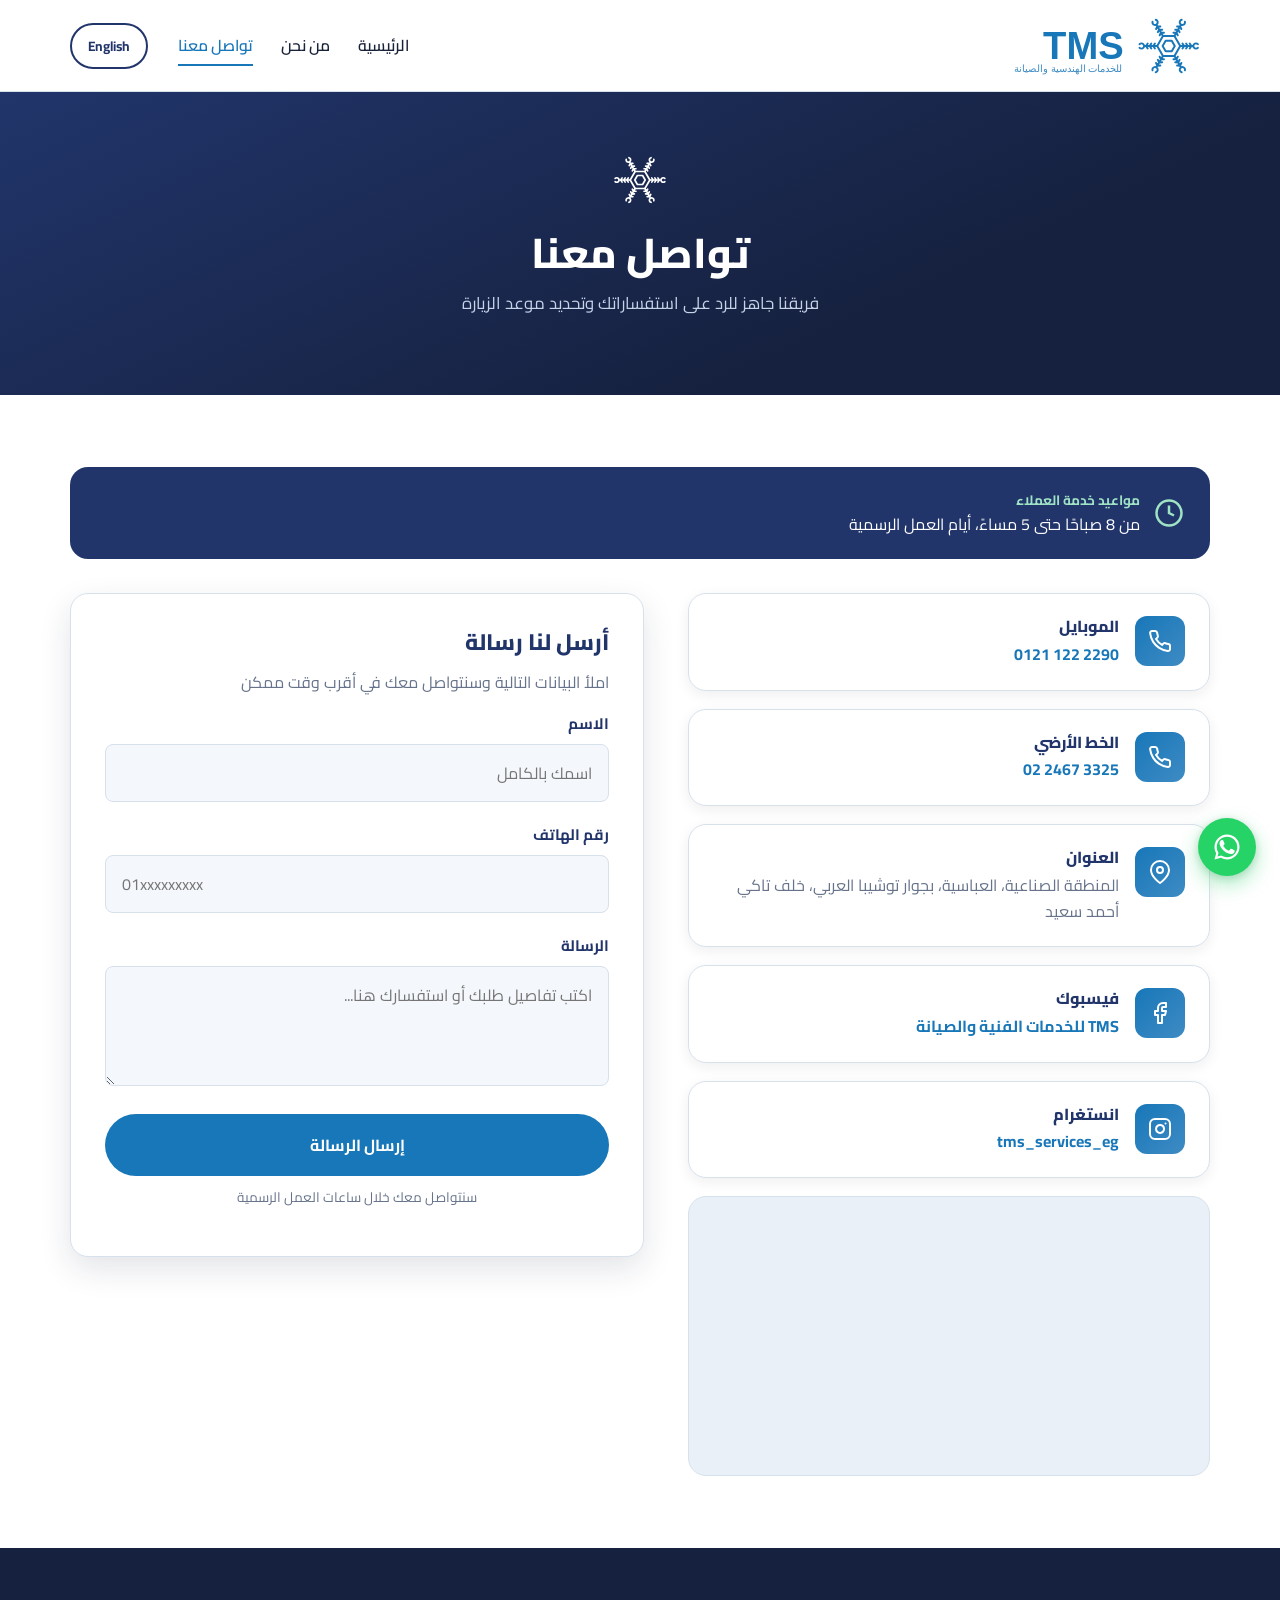
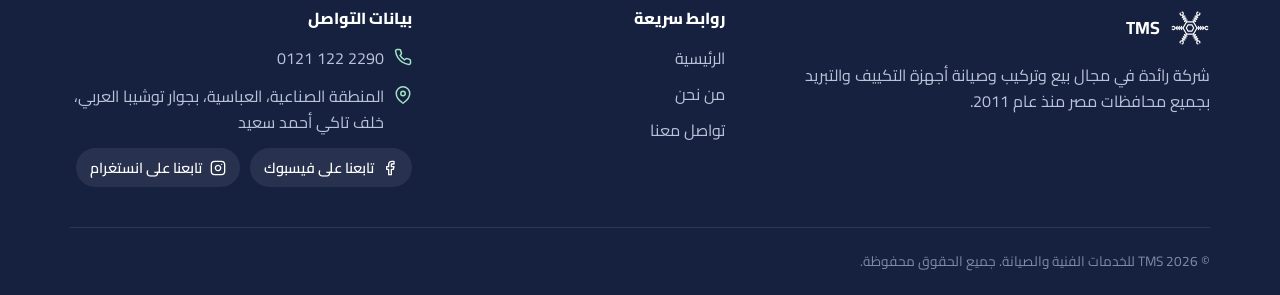
<file: contact.html>
<!DOCTYPE html>
<html lang="ar" dir="rtl">
<head>
<meta charset="UTF-8">
<meta name="viewport" content="width=device-width, initial-scale=1.0">
<title data-i18n-title="meta.contactTitle">TMS | تواصل معنا</title>
<meta name="description" content="تواصل مع TMS للخدمات الفنية والصيانة - العباسية، القاهرة. اتصل بنا أو أرسل رسالة">
<link rel="canonical" href="https://tms-eg.me/contact.html">
<meta property="og:type" content="website">
<meta property="og:site_name" content="TMS">
<meta property="og:locale" content="ar_EG">
<meta property="og:title" content="TMS | تواصل معنا">
<meta property="og:description" content="تواصل مع TMS للخدمات الفنية والصيانة - العباسية، القاهرة. اتصل بنا أو أرسل رسالة">
<meta property="og:image" content="https://tms-eg.me/assets/og-image.png">
<meta property="og:url" content="https://tms-eg.me/contact.html">
<meta name="twitter:card" content="summary_large_image">
<meta name="twitter:title" content="TMS | تواصل معنا">
<meta name="twitter:description" content="تواصل مع TMS للخدمات الفنية والصيانة - العباسية، القاهرة. اتصل بنا أو أرسل رسالة">
<meta name="twitter:image" content="https://tms-eg.me/assets/og-image.png">
<script>(function(){try{var l=localStorage.getItem('tms-lang')||'ar';document.documentElement.setAttribute('lang',l);document.documentElement.setAttribute('dir', l==='ar'?'rtl':'ltr');}catch(e){}})();</script>
<link rel="preconnect" href="https://fonts.googleapis.com">
<link rel="preconnect" href="https://fonts.gstatic.com" crossorigin>
<link href="https://fonts.googleapis.com/css2?family=Cairo:wght@400;500;600;700;800&display=swap" rel="stylesheet">
<link rel="icon" type="image/svg+xml" href="assets/logo/favicon.svg">
<link rel="stylesheet" href="css/style.css">
</head>
<body>

<header class="site-header">
  <div class="container">
    <a href="index.html" class="brand">
      <img class="brand-logo" src="assets/logo/TMS-english-horizontal-blue-noline.svg" data-logo-ar="assets/logo/TMS-arabic-horizontal-blue-noline.svg" data-logo-en="assets/logo/TMS-english-horizontal-blue-noline.svg" alt="TMS Technical &amp; Maintenance Service">
    </a>
    <nav class="main-nav" id="main-nav">
      <ul>
        <li><a href="index.html" data-i18n="nav.home">الرئيسية</a></li>
        <li><a href="about.html" data-i18n="nav.about">من نحن</a></li>
        <li><a href="contact.html" aria-current="page" data-i18n="nav.contact">تواصل معنا</a></li>
      </ul>
      <div class="nav-actions">
        <button class="lang-toggle" type="button">English</button>
      </div>
    </nav>
    <div class="mobile-controls">
      <button class="lang-toggle" type="button">English</button>
      <button class="nav-burger" aria-label="Menu" aria-expanded="false" aria-controls="main-nav">
        <span></span><span></span><span></span>
      </button>
    </div>
  </div>
</header>

<main>

  <section class="page-hero">
    <div class="container">
      <img src="assets/logo/TMS-icon-white.svg" alt="">
      <h1 data-i18n="contact.heroTitle">تواصل معنا</h1>
      <p data-i18n="contact.heroSub">فريقنا جاهز للرد على استفساراتك وتحديد موعد الزيارة</p>
    </div>
  </section>

  <section>
    <div class="container">

      <div class="hours-strip">
        <svg viewBox="0 0 24 24" fill="none" stroke="currentColor" stroke-width="2"><circle cx="12" cy="12" r="10"/><polyline points="12 6 12 12 16 14"/></svg>
        <div>
          <strong data-i18n="contact.hoursLabel">مواعيد خدمة العملاء</strong>
          <span data-i18n="contact.hoursValue">من 8 صباحًا حتى 5 مساءً، أيام العمل الرسمية</span>
        </div>
      </div>

      <div class="contact-wrap">
        <div>
          <div class="info-card">
            <div class="icon-badge">
              <svg viewBox="0 0 24 24" fill="none" stroke="currentColor" stroke-width="2"><path d="M22 16.92v3a2 2 0 0 1-2.18 2 19.79 19.79 0 0 1-8.63-3.07 19.5 19.5 0 0 1-6-6 19.79 19.79 0 0 1-3.07-8.67A2 2 0 0 1 4.11 2h3a2 2 0 0 1 2 1.72 12.84 12.84 0 0 0 .7 2.81 2 2 0 0 1-.45 2.11L8.09 9.91a16 16 0 0 0 6 6l1.27-1.27a2 2 0 0 1 2.11-.45 12.84 12.84 0 0 0 2.81.7A2 2 0 0 1 22 16.92z"/></svg>
            </div>
            <div>
              <h3 data-i18n="contact.mobileLabel">الموبايل</h3>
              <p><a href="tel:+201211222290" dir="ltr">0121 122 2290</a></p>
            </div>
          </div>

          <div class="info-card">
            <div class="icon-badge">
              <svg viewBox="0 0 24 24" fill="none" stroke="currentColor" stroke-width="2"><path d="M22 16.92v3a2 2 0 0 1-2.18 2 19.79 19.79 0 0 1-8.63-3.07 19.5 19.5 0 0 1-6-6 19.79 19.79 0 0 1-3.07-8.67A2 2 0 0 1 4.11 2h3a2 2 0 0 1 2 1.72 12.84 12.84 0 0 0 .7 2.81 2 2 0 0 1-.45 2.11L8.09 9.91a16 16 0 0 0 6 6l1.27-1.27a2 2 0 0 1 2.11-.45 12.84 12.84 0 0 0 2.81.7A2 2 0 0 1 22 16.92z"/></svg>
            </div>
            <div>
              <h3 data-i18n="contact.landlineLabel">الخط الأرضي</h3>
              <p><a href="tel:+20224673325" dir="ltr">02 2467 3325</a></p>
            </div>
          </div>

          <div class="info-card">
            <div class="icon-badge">
              <svg viewBox="0 0 24 24" fill="none" stroke="currentColor" stroke-width="2"><path d="M21 10c0 7-9 13-9 13s-9-6-9-13a9 9 0 0 1 18 0z"/><circle cx="12" cy="10" r="3"/></svg>
            </div>
            <div>
              <h3 data-i18n="contact.addressLabel">العنوان</h3>
              <p data-i18n="contact.addressValue">المنطقة الصناعية، العباسية، بجوار توشيبا العربي، خلف تاكي أحمد سعيد</p>
            </div>
          </div>

          <div class="info-card">
            <div class="icon-badge">
              <svg viewBox="0 0 24 24" fill="none" stroke="currentColor" stroke-width="2" stroke-linecap="round" stroke-linejoin="round"><path d="M18 2h-3a5 5 0 0 0-5 5v3H7v4h3v8h4v-8h3l1-4h-4V7a1 1 0 0 1 1-1h3z"/></svg>
            </div>
            <div>
              <h3 data-i18n="contact.facebookLabel">فيسبوك</h3>
              <p><a href="https://www.facebook.com/technichalandmaintenanceservice" target="_blank" rel="noopener" data-i18n="contact.facebookValue">TMS للخدمات الفنية والصيانة</a></p>
            </div>
          </div>

          <div class="info-card">
            <div class="icon-badge">
              <svg viewBox="0 0 24 24" fill="none" stroke="currentColor" stroke-width="2" stroke-linecap="round" stroke-linejoin="round"><rect x="2" y="2" width="20" height="20" rx="5" ry="5"/><path d="M16 11.37A4 4 0 1 1 12.63 8 4 4 0 0 1 16 11.37z"/><line x1="17.5" y1="6.5" x2="17.51" y2="6.5"/></svg>
            </div>
            <div>
              <h3 data-i18n="contact.instagramLabel">انستغرام</h3>
              <p><a href="https://www.instagram.com/tms_services_eg/" target="_blank" rel="noopener" data-i18n="contact.instagramValue">tms_services_eg</a></p>
            </div>
          </div>

          <div class="map-embed">
            <iframe
              src="https://www.google.com/maps?q=30.0580220,31.2787300&output=embed"
              title="TMS location on map"
              loading="lazy"
              referrerpolicy="no-referrer-when-downgrade"
              allowfullscreen>
            </iframe>
          </div>
        </div>

        <div class="contact-form">
          <h2 data-i18n="contact.formTitle" style="font-size:1.4rem">أرسل لنا رسالة</h2>
          <p data-i18n="contact.formSub" style="color:var(--gray-500)">املأ البيانات التالية وسنتواصل معك في أقرب وقت ممكن</p>

          <div class="form-success" id="form-success">
            <svg viewBox="0 0 24 24" fill="none" stroke="currentColor" stroke-width="2.4"><polyline points="20 6 9 17 4 12"/></svg>
            <span data-i18n="form.success">شكرًا لتواصلك معنا! سيقوم فريقنا بالرد عليك في أقرب وقت ممكن.</span>
          </div>

          <div class="form-error" id="form-error">
            <svg viewBox="0 0 24 24" fill="none" stroke="currentColor" stroke-width="2.4"><circle cx="12" cy="12" r="10"/><line x1="12" y1="8" x2="12" y2="12"/><line x1="12" y1="16" x2="12.01" y2="16"/></svg>
            <span data-i18n="form.error">حدث خطأ أثناء الإرسال، يرجى المحاولة مرة أخرى أو التواصل عبر واتساب.</span>
          </div>

          <form id="contact-form" novalidate>
            <input type="hidden" name="access_key" value="ecd63946-5300-4570-bc38-032094690148">
            <input type="hidden" name="subject" value="New message from TMS website contact form">
            <input type="checkbox" name="botcheck" class="hidden-field" tabindex="-1" autocomplete="off">
            <div class="form-group">
              <label for="f-name" data-i18n="form.name">الاسم</label>
              <input type="text" id="f-name" name="name" required data-i18n-placeholder="form.namePh" placeholder="اسمك بالكامل">
            </div>
            <div class="form-group">
              <label for="f-phone" data-i18n="form.phone">رقم الهاتف</label>
              <input type="tel" id="f-phone" name="phone" required pattern="^[0-9+\s]{7,}$" data-i18n-placeholder="form.phonePh" placeholder="01xxxxxxxxx">
            </div>
            <div class="form-group">
              <label for="f-message" data-i18n="form.message">الرسالة</label>
              <textarea id="f-message" name="message" required data-i18n-placeholder="form.messagePh" placeholder="اكتب تفاصيل طلبك أو استفسارك هنا..."></textarea>
            </div>
            <button type="submit" class="btn btn-primary btn-block" data-i18n="form.submit">إرسال الرسالة</button>
            <p class="form-note" data-i18n="form.note">سنتواصل معك خلال ساعات العمل الرسمية</p>
          </form>
        </div>
      </div>
    </div>
  </section>

</main>

<footer class="site-footer">
  <div class="container">
    <div class="footer-grid">
      <div>
        <div class="footer-brand">
          <img src="assets/logo/TMS-icon-white.svg" alt="TMS">
          <strong>TMS</strong>
        </div>
        <p data-i18n="footer.desc">شركة رائدة في مجال بيع وتركيب وصيانة أجهزة التكييف والتبريد بجميع محافظات مصر منذ عام 2011.</p>
      </div>
      <div>
        <h4 data-i18n="footer.quicklinks">روابط سريعة</h4>
        <ul>
          <li><a href="index.html" data-i18n="nav.home">الرئيسية</a></li>
          <li><a href="about.html" data-i18n="nav.about">من نحن</a></li>
          <li><a href="contact.html" data-i18n="nav.contact">تواصل معنا</a></li>
        </ul>
      </div>
      <div>
        <h4 data-i18n="footer.contactTitle">بيانات التواصل</h4>
        <div class="footer-contact-item">
          <svg viewBox="0 0 24 24" fill="none" stroke="currentColor" stroke-width="2"><path d="M22 16.92v3a2 2 0 0 1-2.18 2 19.79 19.79 0 0 1-8.63-3.07 19.5 19.5 0 0 1-6-6 19.79 19.79 0 0 1-3.07-8.67A2 2 0 0 1 4.11 2h3a2 2 0 0 1 2 1.72 12.84 12.84 0 0 0 .7 2.81 2 2 0 0 1-.45 2.11L8.09 9.91a16 16 0 0 0 6 6l1.27-1.27a2 2 0 0 1 2.11-.45 12.84 12.84 0 0 0 2.81.7A2 2 0 0 1 22 16.92z"/></svg>
          <span dir="ltr">0121 122 2290</span>
        </div>
        <div class="footer-contact-item">
          <svg viewBox="0 0 24 24" fill="none" stroke="currentColor" stroke-width="2"><path d="M21 10c0 7-9 13-9 13s-9-6-9-13a9 9 0 0 1 18 0z"/><circle cx="12" cy="10" r="3"/></svg>
          <span data-i18n="contact.addressValue">المنطقة الصناعية، العباسية</span>
        </div>
        <div class="social-links">
          <a class="social-link" href="https://www.facebook.com/technichalandmaintenanceservice" target="_blank" rel="noopener">
            <svg viewBox="0 0 24 24" fill="none" stroke="currentColor" stroke-width="2" stroke-linecap="round" stroke-linejoin="round"><path d="M18 2h-3a5 5 0 0 0-5 5v3H7v4h3v8h4v-8h3l1-4h-4V7a1 1 0 0 1 1-1h3z"/></svg>
            <span data-i18n="footer.follow">تابعنا على فيسبوك</span>
          </a>
          <a class="social-link" href="https://www.instagram.com/tms_services_eg/" target="_blank" rel="noopener">
            <svg viewBox="0 0 24 24" fill="none" stroke="currentColor" stroke-width="2" stroke-linecap="round" stroke-linejoin="round"><rect x="2" y="2" width="20" height="20" rx="5" ry="5"/><path d="M16 11.37A4 4 0 1 1 12.63 8 4 4 0 0 1 16 11.37z"/><line x1="17.5" y1="6.5" x2="17.51" y2="6.5"/></svg>
            <span data-i18n="footer.followInstagram">تابعنا على انستغرام</span>
          </a>
        </div>
      </div>
    </div>
    <div class="footer-bottom">
      <span>&copy; <span id="footer-year">2026</span> <span data-i18n="footer.rightsText">TMS للخدمات الفنية والصيانة. جميع الحقوق محفوظة.</span></span>
    </div>
  </div>
</footer>

<a class="whatsapp-fab" href="https://wa.me/201211222290" target="_blank" rel="noopener" data-i18n-aria="whatsapp.label" aria-label="تواصل معنا عبر واتساب">
  <svg viewBox="0 0 24 24"><path d="M17.472 14.382c-.297-.149-1.758-.867-2.03-.967-.273-.099-.471-.148-.67.15-.197.297-.767.966-.94 1.164-.173.199-.347.223-.644.075-.297-.15-1.255-.463-2.39-1.475-.883-.788-1.48-1.761-1.653-2.059-.173-.297-.018-.458.13-.606.134-.133.298-.347.446-.52.149-.174.198-.298.298-.497.099-.198.05-.371-.025-.52-.075-.149-.669-1.612-.916-2.207-.242-.579-.487-.5-.669-.51-.173-.008-.371-.01-.57-.01-.198 0-.52.074-.792.372-.272.297-1.04 1.016-1.04 2.479 0 1.462 1.065 2.875 1.213 3.074.148.198 2.095 3.2 5.076 4.487.71.306 1.263.489 1.694.625.712.227 1.36.195 1.871.118.571-.085 1.758-.719 2.006-1.413.248-.694.248-1.289.173-1.413-.074-.124-.272-.198-.57-.347z"/><path d="M12.004 2.003c-5.514 0-9.997 4.483-9.997 9.997 0 1.762.463 3.483 1.343 4.997L2 22l5.116-1.334a9.98 9.98 0 0 0 4.888 1.28h.004c5.514 0 9.997-4.483 9.997-9.997 0-2.669-1.04-5.178-2.928-7.066a9.935 9.935 0 0 0-7.073-2.93zm0 18.174a8.26 8.26 0 0 1-4.223-1.157l-.303-.18-3.037.79.81-2.96-.198-.306a8.221 8.221 0 0 1-1.267-4.365c0-4.548 3.7-8.248 8.25-8.248 2.203 0 4.273.858 5.83 2.417a8.185 8.185 0 0 1 2.415 5.834c-.001 4.548-3.701 8.248-8.277 8.248z"/></svg>
</a>

<script src="js/i18n.js"></script>
<script src="js/main.js"></script>
</body>
</html>
</file>
<file: css/style.css>
/* ===================================================================
   TMS – Technical & Maintenance Service stylesheet
   Logical properties are used throughout so the layout mirrors
   automatically between Arabic (RTL) and English (LTR) via [dir].
   =================================================================== */

:root {
  --navy: #21356B;
  --navy-dark: #16213f;
  --blue: #1877B8;
  --blue-light: #3E8BC4;
  --mint: #9FE3C4;
  --white: #FFFFFF;
  --off-white: #F4F7FB;
  --gray-100: #EAF0F7;
  --gray-300: #D7E1EC;
  --gray-500: #66738A;
  --text: #182238;
  --radius-lg: 18px;
  --radius-md: 12px;
  --radius-sm: 8px;
  --shadow-sm: 0 4px 14px rgba(22, 33, 63, 0.07);
  --shadow-md: 0 12px 32px rgba(22, 33, 63, 0.12);
  --container: 1180px;
  --header-h: 92px;
}

*, *::before, *::after { box-sizing: border-box; }
html { scroll-behavior: smooth; }

body {
  margin: 0;
  font-family: "Cairo", "Segoe UI", Tahoma, sans-serif;
  color: var(--text);
  background: var(--white);
  line-height: 1.65;
  -webkit-font-smoothing: antialiased;
}

img { max-width: 100%; display: block; }

h1, h2, h3, h4 {
  font-family: "Cairo", sans-serif;
  font-weight: 800;
  line-height: 1.3;
  margin: 0 0 0.5em;
  color: var(--navy);
}

p { margin: 0 0 1em; }
a { color: var(--blue); text-decoration: none; }
ul { margin: 0; padding: 0; list-style: none; }

.container {
  width: 100%;
  max-width: var(--container);
  margin-inline: auto;
  padding-inline: 20px;
}

section { padding-block: 72px; }

.section-head {
  text-align: center;
  max-width: 700px;
  margin-inline: auto;
  margin-block-end: 44px;
}
.section-head .eyebrow {
  display: inline-block;
  color: var(--blue);
  font-weight: 700;
  font-size: 0.85rem;
  letter-spacing: 0.04em;
  text-transform: uppercase;
  margin-block-end: 10px;
}
.section-head h2 { font-size: clamp(1.6rem, 3vw, 2.2rem); }
.section-head p { color: var(--gray-500); font-size: 1.05rem; }

.bg-off { background: var(--off-white); }
.bg-navy { background: var(--navy); color: var(--white); }
.bg-navy h2, .bg-navy h3, .bg-navy h4 { color: var(--white); }

/* ---------- buttons ---------- */
.btn {
  display: inline-flex;
  align-items: center;
  gap: 8px;
  padding: 14px 30px;
  border-radius: 999px;
  font-weight: 700;
  font-size: 1rem;
  border: 2px solid transparent;
  cursor: pointer;
  transition: transform 0.15s ease, box-shadow 0.15s ease, background 0.15s ease, color .15s ease;
  font-family: inherit;
}
.btn-primary { background: var(--blue); color: var(--white); }
.btn-primary:hover { background: var(--blue-light); transform: translateY(-2px); box-shadow: var(--shadow-md); color: var(--white); }
.btn-outline { background: transparent; border-color: var(--white); color: var(--white); }
.btn-outline:hover { background: var(--white); color: var(--navy); transform: translateY(-2px); }
.btn-navy { background: var(--white); color: var(--navy); }
.btn-navy:hover { background: var(--mint); color: var(--navy-dark); transform: translateY(-2px); }
.btn-block { width: 100%; justify-content: center; }

/* ---------- header / nav ---------- */
.site-header {
  position: sticky;
  top: 0;
  z-index: 100;
  height: var(--header-h);
  background: rgba(255, 255, 255, 0.92);
  backdrop-filter: saturate(180%) blur(10px);
  border-block-end: 1px solid var(--gray-300);
}
.site-header .container {
  height: 100%;
  display: flex;
  align-items: center;
  justify-content: space-between;
  gap: 16px;
}
.brand {
  display: flex;
  align-items: center;
  gap: 10px;
  font-weight: 800;
  color: var(--navy);
}
.brand-logo { height: 68px; width: auto; }

.main-nav {
  display: flex;
  align-items: center;
  gap: 30px;
}
.main-nav ul { display: flex; align-items: center; gap: 28px; }
.main-nav a {
  color: var(--text);
  font-weight: 600;
  font-size: 0.98rem;
  position: relative;
  padding-block: 6px;
}
.main-nav a::after {
  content: "";
  position: absolute;
  inset-inline-start: 0;
  bottom: 0;
  width: 0;
  height: 2px;
  background: var(--blue);
  transition: width 0.2s ease;
}
.main-nav a:hover::after,
.main-nav a[aria-current="page"]::after { width: 100%; }
.main-nav a[aria-current="page"] { color: var(--blue); }

.nav-actions { display: flex; align-items: center; gap: 12px; }

.lang-toggle {
  border: 2px solid var(--navy);
  background: transparent;
  color: var(--navy);
  font-family: inherit;
  font-weight: 700;
  font-size: 0.85rem;
  padding: 8px 16px;
  border-radius: 999px;
  cursor: pointer;
  transition: background 0.15s ease, color 0.15s ease;
  white-space: nowrap;
}
.lang-toggle:hover { background: var(--navy); color: var(--white); }

.nav-burger {
  display: none;
  flex-direction: column;
  justify-content: center;
  gap: 5px;
  width: 40px;
  height: 40px;
  border: none;
  background: transparent;
  cursor: pointer;
  padding: 0;
}
.nav-burger span { display: block; height: 2px; width: 100%; background: var(--navy); border-radius: 2px; }

.mobile-controls { display: none; align-items: center; gap: 10px; }

/* ---------- whatsapp floating badge ---------- */
.whatsapp-fab {
  position: fixed;
  bottom: 24px;
  right: 24px;
  width: 58px;
  height: 58px;
  border-radius: 50%;
  background: #25D366;
  display: flex;
  align-items: center;
  justify-content: center;
  box-shadow: 0 8px 20px rgba(37,211,102,0.4), 0 2px 8px rgba(0,0,0,0.15);
  z-index: 200;
  transition: transform 0.15s ease, box-shadow 0.15s ease;
}
.whatsapp-fab:hover {
  transform: translateY(-3px) scale(1.05);
  box-shadow: 0 12px 26px rgba(37,211,102,0.5), 0 4px 10px rgba(0,0,0,0.18);
}
.whatsapp-fab svg { width: 30px; height: 30px; fill: var(--white); }
@media (max-width: 480px) {
  .whatsapp-fab { width: 52px; height: 52px; bottom: 18px; right: 18px; }
  .whatsapp-fab svg { width: 26px; height: 26px; }
}

/* ---------- hero ---------- */
.hero {
  background: linear-gradient(155deg, var(--navy) 0%, var(--navy-dark) 60%, #0e1730 100%);
  color: var(--white);
  padding-block-start: 84px;
  padding-block-end: 0;
  position: relative;
  overflow: clip;
}
.hero .container {
  display: flex;
  flex-direction: column;
  align-items: center;
  text-align: center;
  padding-block-end: 60px;
}
.hero-icon { width: 78px; height: 78px; margin-block-end: 22px; }
.hero h1 {
  color: var(--white);
  font-size: clamp(1.9rem, 4.4vw, 3.1rem);
  max-width: 900px;
  margin-block-end: 18px;
}
.hero .sub {
  color: #C7D3E8;
  font-size: clamp(1rem, 1.6vw, 1.2rem);
  max-width: 680px;
  margin-block-end: 34px;
}
.hero .cta-row { display: flex; gap: 16px; flex-wrap: wrap; justify-content: center; margin-block-end: 8px; }

.stat-bar {
  background: rgba(255,255,255,0.06);
  border-block-start: 1px solid rgba(255,255,255,0.14);
}
.stat-bar .container {
  display: grid;
  grid-template-columns: repeat(3, 1fr);
  text-align: center;
  padding-block: 30px;
}
.stat-bar .stat + .stat { border-inline-start: 1px solid rgba(255,255,255,0.16); }
.stat b {
  display: block;
  font-size: clamp(1.8rem, 3.4vw, 2.6rem);
  color: var(--mint);
  font-weight: 800;
}
.stat span { color: #C7D3E8; font-size: 0.9rem; font-weight: 600; }

/* ---------- services cards ---------- */
.cards-grid {
  display: grid;
  grid-template-columns: repeat(4, 1fr);
  gap: 24px;
}
.card {
  background: var(--white);
  border: 1px solid var(--gray-300);
  border-radius: var(--radius-lg);
  padding: 30px 24px;
  box-shadow: var(--shadow-sm);
  transition: transform 0.2s ease, box-shadow 0.2s ease;
}
.card:hover { transform: translateY(-4px); box-shadow: var(--shadow-md); }
.card .icon-badge {
  width: 56px; height: 56px;
  border-radius: var(--radius-md);
  background: linear-gradient(135deg, var(--blue), var(--blue-light));
  display: flex; align-items: center; justify-content: center;
  margin-block-end: 18px;
}
.card .icon-badge svg { width: 28px; height: 28px; stroke: var(--white); }
.card h3 { font-size: 1.15rem; margin-block-end: 8px; }
.card p { color: var(--gray-500); font-size: 0.95rem; margin: 0; }

/* ---------- brand logo strip ---------- */
.brand-grid {
  display: grid;
  grid-template-columns: repeat(5, 1fr);
  gap: 18px;
}
.brand-tile {
  background: var(--white);
  border: 1px solid var(--gray-300);
  border-radius: var(--radius-md);
  height: 92px;
  display: flex;
  align-items: center;
  justify-content: center;
  padding: 14px;
  transition: transform .2s ease, box-shadow .2s ease;
}
.brand-tile:hover { transform: translateY(-3px); box-shadow: var(--shadow-sm); }
.brand-tile img { max-height: 46px; max-width: 100%; object-fit: contain; }
.brand-tile.text-badge {
  font-weight: 800;
  color: var(--navy);
  font-size: 1.05rem;
  letter-spacing: 0.02em;
}

/* ---------- trust / track record teaser ---------- */
.trust-block {
  display: grid;
  grid-template-columns: 1.1fr 1fr;
  gap: 50px;
  align-items: center;
}
.trust-block .badge-line {
  display: inline-flex;
  align-items: center;
  gap: 10px;
  background: rgba(24, 119, 184, 0.1);
  color: var(--blue);
  font-weight: 700;
  font-size: 0.85rem;
  padding: 8px 16px;
  border-radius: 999px;
  margin-block-end: 16px;
}
.client-list {
  display: grid;
  gap: 14px;
}
.client-list li {
  display: flex;
  align-items: flex-start;
  gap: 12px;
  background: var(--white);
  border: 1px solid var(--gray-300);
  border-radius: var(--radius-md);
  padding: 16px 18px;
  box-shadow: var(--shadow-sm);
}
.client-list .dot {
  flex: none;
  width: 10px; height: 10px;
  border-radius: 50%;
  background: var(--blue-light);
  margin-block-start: 6px;
}
.client-list strong { color: var(--navy); display: block; }
.client-list span { color: var(--gray-500); font-size: 0.92rem; }

/* ---------- footer ---------- */
.site-footer {
  background: var(--navy-dark);
  color: #B9C4DA;
  padding-block-start: 60px;
}
.footer-grid {
  display: grid;
  grid-template-columns: 1.3fr 0.8fr 1fr;
  gap: 40px;
  padding-block-end: 40px;
  border-block-end: 1px solid rgba(255,255,255,0.1);
}
.footer-brand { display: flex; align-items: center; gap: 10px; margin-block-end: 14px; }
.footer-brand img { height: 40px; }
.footer-brand strong { color: var(--white); font-size: 1.1rem; }
.site-footer h4 { color: var(--white); font-size: 1rem; margin-block-end: 16px; }
.site-footer ul li { margin-block-end: 10px; }
.site-footer a { color: #B9C4DA; }
.site-footer a:hover { color: var(--mint); }
.footer-contact-item { display: flex; align-items: flex-start; gap: 10px; margin-block-end: 12px; }
.footer-contact-item svg { flex: none; width: 18px; height: 18px; stroke: var(--mint); margin-block-start: 3px; }
.footer-bottom {
  display: flex;
  justify-content: space-between;
  align-items: center;
  flex-wrap: wrap;
  gap: 10px;
  padding-block: 22px;
  font-size: 0.85rem;
  color: #7E8CA8;
}
.social-links { display: flex; flex-wrap: wrap; gap: 10px; }
.social-link {
  display: inline-flex;
  align-items: center;
  gap: 8px;
  color: var(--white) !important;
  background: rgba(255,255,255,0.08);
  padding: 8px 14px;
  border-radius: 999px;
  font-weight: 600;
  font-size: 0.9rem;
}
.social-link:hover { background: var(--blue); }
.social-link svg { width: 16px; height: 16px; }

/* ---------- section divider (snowflake motif) ---------- */
.divider {
  display: flex;
  align-items: center;
  justify-content: center;
  gap: 18px;
  padding-block: 8px;
}
.divider::before, .divider::after {
  content: "";
  height: 1px;
  flex: 1;
  max-width: 140px;
  background: var(--gray-300);
}
.divider img { width: 30px; height: 30px; opacity: 0.85; }

/* ===================== ABOUT PAGE ===================== */
.intro-block { display: grid; grid-template-columns: 1fr 1fr; gap: 50px; align-items: center; }
.intro-block img { border-radius: var(--radius-lg); box-shadow: var(--shadow-md); }
.stat-graphic {
  background: linear-gradient(155deg, var(--navy) 0%, var(--navy-dark) 100%);
  border-radius: var(--radius-lg);
  box-shadow: var(--shadow-md);
  padding: 48px 34px;
  text-align: center;
}
.stat-graphic img { width: 84px; height: 84px; margin-inline: auto; margin-block-end: 30px; box-shadow: none; }
.stat-graphic .grid { display: grid; grid-template-columns: repeat(3, 1fr); gap: 14px; }
.stat-graphic .grid b { display: block; font-size: 1.7rem; font-weight: 800; color: var(--mint); }
.stat-graphic .grid span { color: #C7D3E8; font-size: 0.78rem; font-weight: 600; display: block; margin-block-start: 4px; }
.stat-graphic .grid div + div { border-inline-start: 1px solid rgba(255,255,255,0.15); }
.tag-pill {
  display: inline-block;
  background: rgba(24,119,184,0.1);
  color: var(--blue);
  font-weight: 700;
  font-size: 0.82rem;
  padding: 7px 14px;
  border-radius: 999px;
  margin-block-end: 14px;
}
.check-list { display: grid; gap: 12px; margin-block-start: 18px; }
.check-list li { display: flex; align-items: flex-start; gap: 10px; }
.check-list li svg { flex: none; width: 20px; height: 20px; stroke: var(--blue); margin-block-start: 2px; }
.note-box {
  margin-block-start: 24px;
  background: var(--off-white);
  border-inline-start: 4px solid var(--blue-light);
  border-radius: var(--radius-sm);
  padding: 16px 20px;
  color: var(--gray-500);
  font-size: 0.95rem;
}

.dept-grid { display: grid; grid-template-columns: repeat(2, 1fr); gap: 26px; }
.dept-card {
  background: var(--white);
  border: 1px solid var(--gray-300);
  border-radius: var(--radius-lg);
  overflow: hidden;
  box-shadow: var(--shadow-sm);
  display: flex;
  flex-direction: column;
}
.dept-card .photo { height: 190px; overflow: hidden; background: var(--gray-100); }
.dept-card .photo img { width: 100%; height: 100%; object-fit: cover; }
.dept-card .body { padding: 24px; }
.dept-card h3 { font-size: 1.15rem; display: flex; align-items: center; gap: 10px; }
.dept-card h3 .num {
  display: inline-flex; align-items: center; justify-content: center;
  width: 30px; height: 30px; border-radius: 50%;
  background: var(--navy); color: var(--mint); font-size: 0.85rem; flex: none;
}
.dept-card p { color: var(--gray-500); font-size: 0.95rem; margin-block-start: 8px; }

.labor-grid { display: grid; grid-template-columns: repeat(3, 1fr); gap: 22px; }
.labor-card {
  background: var(--white);
  border: 1px solid var(--gray-300);
  border-radius: var(--radius-lg);
  padding: 26px 22px;
  box-shadow: var(--shadow-sm);
}
.labor-card .icon-badge {
  width: 48px; height: 48px;
  border-radius: var(--radius-sm);
  background: var(--off-white);
  display: flex; align-items: center; justify-content: center;
  margin-block-end: 14px;
}
.labor-card .icon-badge svg { width: 24px; height: 24px; stroke: var(--blue); }
.labor-card h3 { font-size: 1.02rem; margin-block-end: 6px; }
.labor-card p { color: var(--gray-500); font-size: 0.92rem; margin: 0; }

.partner-cols { display: grid; grid-template-columns: 1fr 1fr; gap: 30px; }
.partner-panel {
  background: var(--white);
  border: 1px solid var(--gray-300);
  border-radius: var(--radius-lg);
  padding: 30px;
  box-shadow: var(--shadow-sm);
}
.partner-panel h3 {
  font-size: 1.1rem;
  display: flex; align-items: center; gap: 10px;
  margin-block-end: 18px;
}
.partner-panel h3 svg { width: 22px; height: 22px; stroke: var(--blue); flex: none; }
.tag-row { display: flex; flex-wrap: wrap; gap: 10px; }
.tag-chip {
  background: var(--off-white);
  color: var(--navy);
  font-weight: 700;
  font-size: 0.85rem;
  padding: 8px 15px;
  border-radius: 999px;
  border: 1px solid var(--gray-300);
}
.tag-chip.highlight { background: var(--navy); color: var(--mint); border-color: var(--navy); }

.track-table-wrap { overflow-x: auto; border-radius: var(--radius-lg); box-shadow: var(--shadow-sm); border: 1px solid var(--gray-300); }
table.track-table { width: 100%; border-collapse: collapse; min-width: 640px; background: var(--white); }
table.track-table th, table.track-table td { padding: 16px 20px; text-align: start; font-size: 0.95rem; }
table.track-table thead th { background: var(--navy); color: var(--white); font-weight: 700; }
table.track-table tbody tr:nth-child(even) { background: var(--off-white); }
table.track-table tbody td:first-child { font-weight: 700; color: var(--navy); }
table.track-table tbody td { color: var(--gray-500); }

.clients-grid {
  display: grid;
  grid-template-columns: repeat(5, 1fr);
  gap: 18px;
}

/* ===================== CONTACT PAGE ===================== */
.contact-wrap { display: grid; grid-template-columns: 1fr 1.1fr; gap: 44px; align-items: start; }
.info-card {
  background: var(--white);
  border: 1px solid var(--gray-300);
  border-radius: var(--radius-lg);
  padding: 22px 24px;
  box-shadow: var(--shadow-sm);
  display: flex;
  gap: 16px;
  align-items: flex-start;
  margin-block-end: 18px;
}
.info-card .icon-badge {
  flex: none;
  width: 50px; height: 50px;
  border-radius: var(--radius-md);
  background: linear-gradient(135deg, var(--blue), var(--blue-light));
  display: flex; align-items: center; justify-content: center;
}
.info-card .icon-badge svg { width: 24px; height: 24px; stroke: var(--white); }
.info-card h3 { font-size: 1rem; margin-block-end: 4px; }
.info-card p { margin: 0; color: var(--gray-500); }
.info-card a { color: var(--blue); font-weight: 700; }

.map-embed {
  border-radius: var(--radius-lg);
  overflow: hidden;
  border: 1px solid var(--gray-300);
  height: 280px;
  background: var(--gray-100);
  margin-block-start: 4px;
}
.map-embed iframe { width: 100%; height: 100%; border: 0; display: block; }

.contact-form {
  background: var(--white);
  border: 1px solid var(--gray-300);
  border-radius: var(--radius-lg);
  padding: 34px;
  box-shadow: var(--shadow-md);
}
.hidden-field { display: none; }
.form-group { margin-block-end: 20px; }
.form-group label { display: block; font-weight: 700; margin-block-end: 8px; color: var(--navy); font-size: 0.95rem; }
.form-group input,
.form-group textarea {
  width: 100%;
  border: 1px solid var(--gray-300);
  border-radius: var(--radius-sm);
  padding: 13px 16px;
  font-family: inherit;
  font-size: 1rem;
  background: var(--off-white);
  color: var(--text);
  transition: border-color .15s ease, background .15s ease;
}
.form-group input:focus,
.form-group textarea:focus {
  outline: none;
  border-color: var(--blue);
  background: var(--white);
}
.form-group textarea { resize: vertical; min-height: 120px; }
.form-note { font-size: 0.85rem; color: var(--gray-500); margin-block-start: 10px; text-align: center; }
.form-success {
  display: none;
  align-items: center;
  gap: 10px;
  background: rgba(159, 227, 196, 0.25);
  border: 1px solid var(--mint);
  color: #1c5c41;
  padding: 14px 18px;
  border-radius: var(--radius-sm);
  margin-block-end: 18px;
  font-weight: 600;
  font-size: 0.95rem;
}
.form-success.show { display: flex; }
.form-success svg { width: 20px; height: 20px; stroke: #1c5c41; flex: none; }

.form-error {
  display: none;
  align-items: center;
  gap: 10px;
  background: rgba(220, 38, 38, 0.08);
  border: 1px solid #dc2626;
  color: #991b1b;
  padding: 14px 18px;
  border-radius: var(--radius-sm);
  margin-block-end: 18px;
  font-weight: 600;
  font-size: 0.95rem;
}
.form-error.show { display: flex; }
.form-error svg { width: 20px; height: 20px; stroke: #991b1b; flex: none; }

.hours-strip {
  display: flex;
  align-items: center;
  gap: 14px;
  background: var(--navy);
  color: var(--white);
  border-radius: var(--radius-lg);
  padding: 22px 26px;
  margin-block-end: 34px;
}
.hours-strip svg { width: 30px; height: 30px; stroke: var(--mint); flex: none; }
.hours-strip strong { display: block; color: var(--mint); font-size: 0.85rem; }

/* ---------- page hero (simple, for about/contact) ---------- */
.page-hero {
  background: linear-gradient(155deg, var(--navy) 0%, var(--navy-dark) 70%);
  color: var(--white);
  padding-block: 60px;
  text-align: center;
}
.page-hero h1 { color: var(--white); font-size: clamp(1.7rem, 3.6vw, 2.6rem); margin-block-end: 10px; }
.page-hero p { color: #C7D3E8; max-width: 640px; margin-inline: auto; font-size: 1.05rem; }
.page-hero img { width: 56px; height: 56px; margin-inline: auto; margin-block-end: 18px; }

/* ---------- responsive ---------- */
@media (max-width: 980px) {
  .cards-grid { grid-template-columns: repeat(2, 1fr); }
  .brand-grid { grid-template-columns: repeat(4, 1fr); }
  .trust-block { grid-template-columns: 1fr; }
  .dept-grid { grid-template-columns: 1fr; }
  .labor-grid { grid-template-columns: repeat(2, 1fr); }
  .partner-cols { grid-template-columns: 1fr; }
  .clients-grid { grid-template-columns: repeat(4, 1fr); }
  .contact-wrap { grid-template-columns: 1fr; }
  .intro-block { grid-template-columns: 1fr; }
  .intro-block .img-col { order: -1; }
  .footer-grid { grid-template-columns: 1fr 1fr; }
}

@media (max-width: 700px) {
  section { padding-block: 52px; }
  .main-nav { position: fixed; inset-inline: 0; top: var(--header-h); background: var(--white); flex-direction: column; align-items: stretch; padding: 20px; gap: 0; border-block-end: 1px solid var(--gray-300); box-shadow: var(--shadow-md); transform: translateY(-8px); opacity: 0; pointer-events: none; transition: transform .2s ease, opacity .2s ease; }
  .main-nav.open { transform: translateY(0); opacity: 1; pointer-events: auto; }
  .main-nav ul { flex-direction: column; align-items: stretch; gap: 4px; }
  .main-nav ul li a { display: block; padding: 12px 6px; }
  .nav-actions { flex-direction: column-reverse; align-items: stretch; width: 100%; gap: 10px; }
  .nav-burger { display: flex; }
  .mobile-controls { display: flex; }
  .mobile-controls .lang-toggle { padding: 6px 12px; font-size: 0.78rem; }
  .cards-grid { grid-template-columns: 1fr; }
  .brand-grid { grid-template-columns: repeat(3, 1fr); }
  .stat-bar .container { grid-template-columns: 1fr; gap: 18px; }
  .stat-bar .stat + .stat { border-inline-start: none; border-block-start: 1px solid rgba(255,255,255,0.16); padding-block-start: 18px; }
  .labor-grid { grid-template-columns: 1fr; }
  .clients-grid { grid-template-columns: repeat(3, 1fr); }
  .footer-grid { grid-template-columns: 1fr; gap: 30px; }
  table.track-table th, table.track-table td { padding: 12px 14px; font-size: 0.88rem; }
}

@media (max-width: 480px) {
  .brand-grid, .clients-grid { grid-template-columns: repeat(2, 1fr); }
  .hero-icon, .page-hero img { width: 60px; height: 60px; }
  .contact-form { padding: 24px; }
}
</file>
